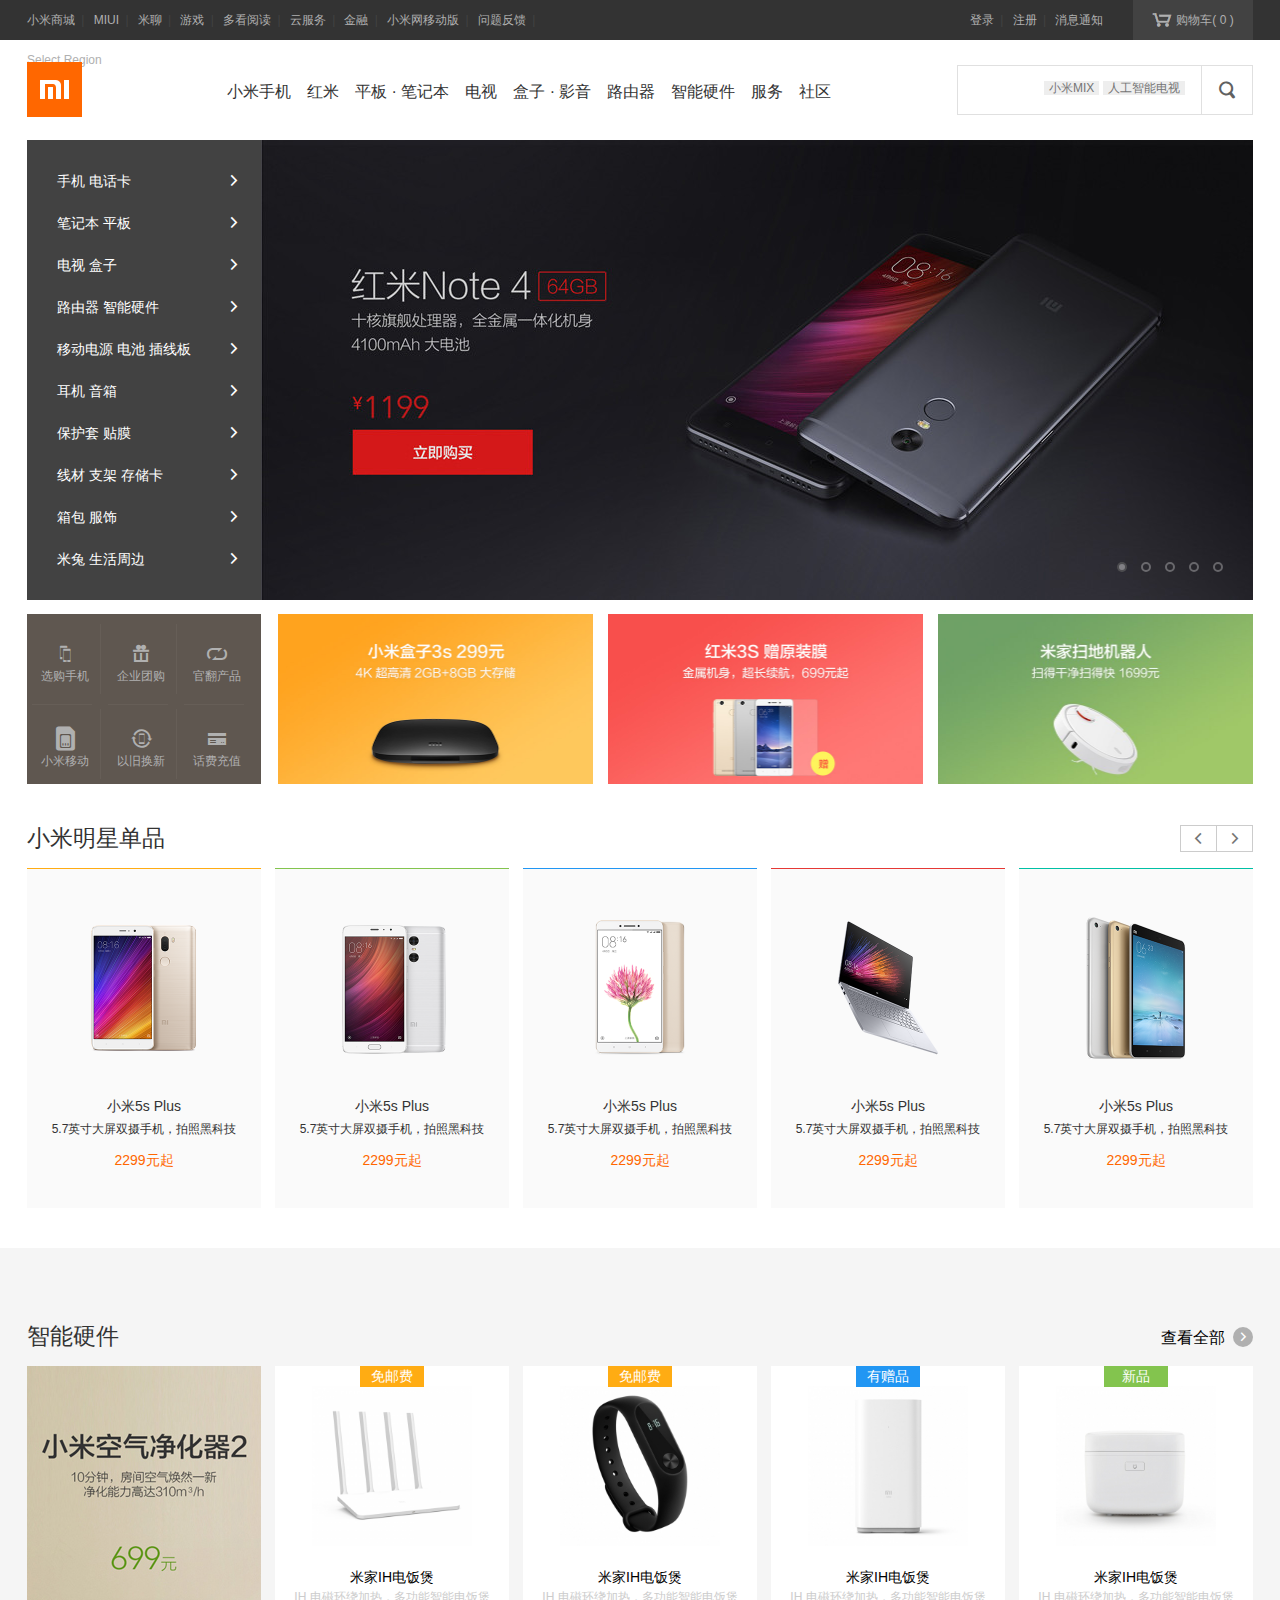
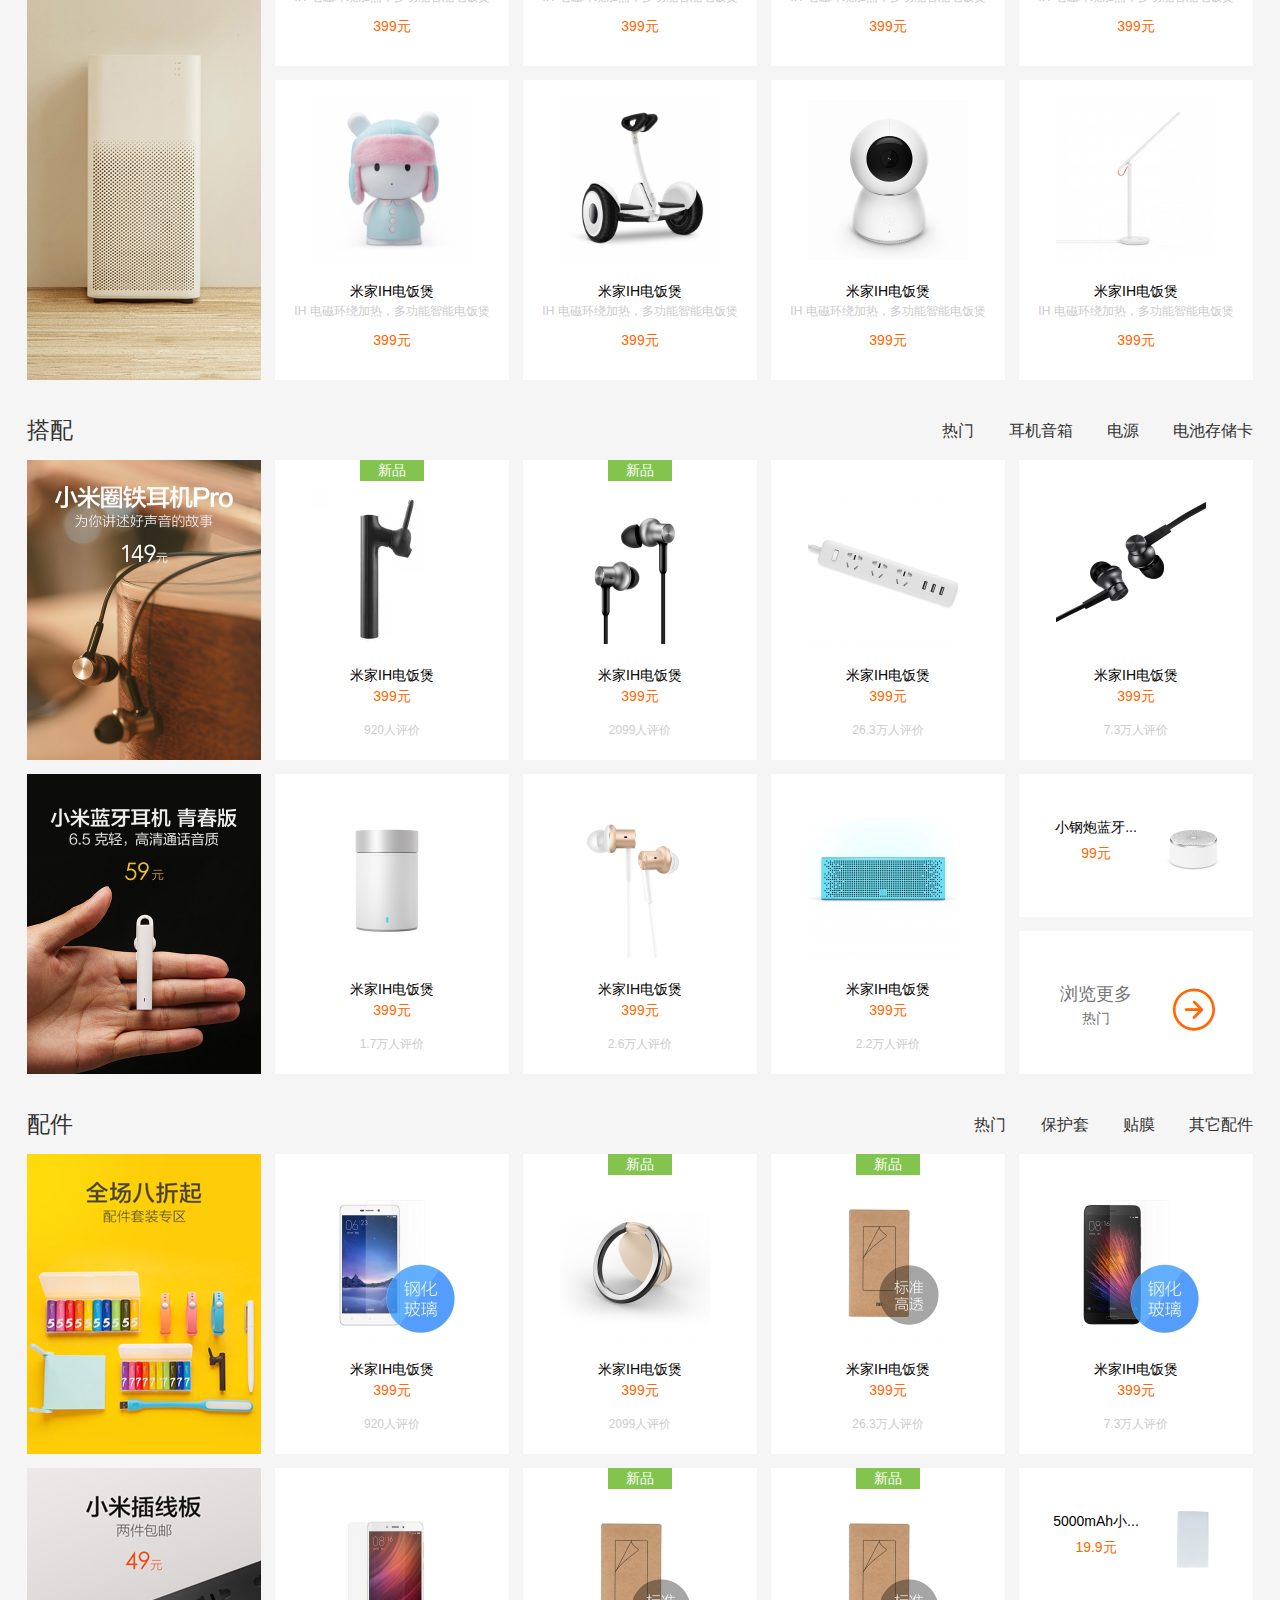
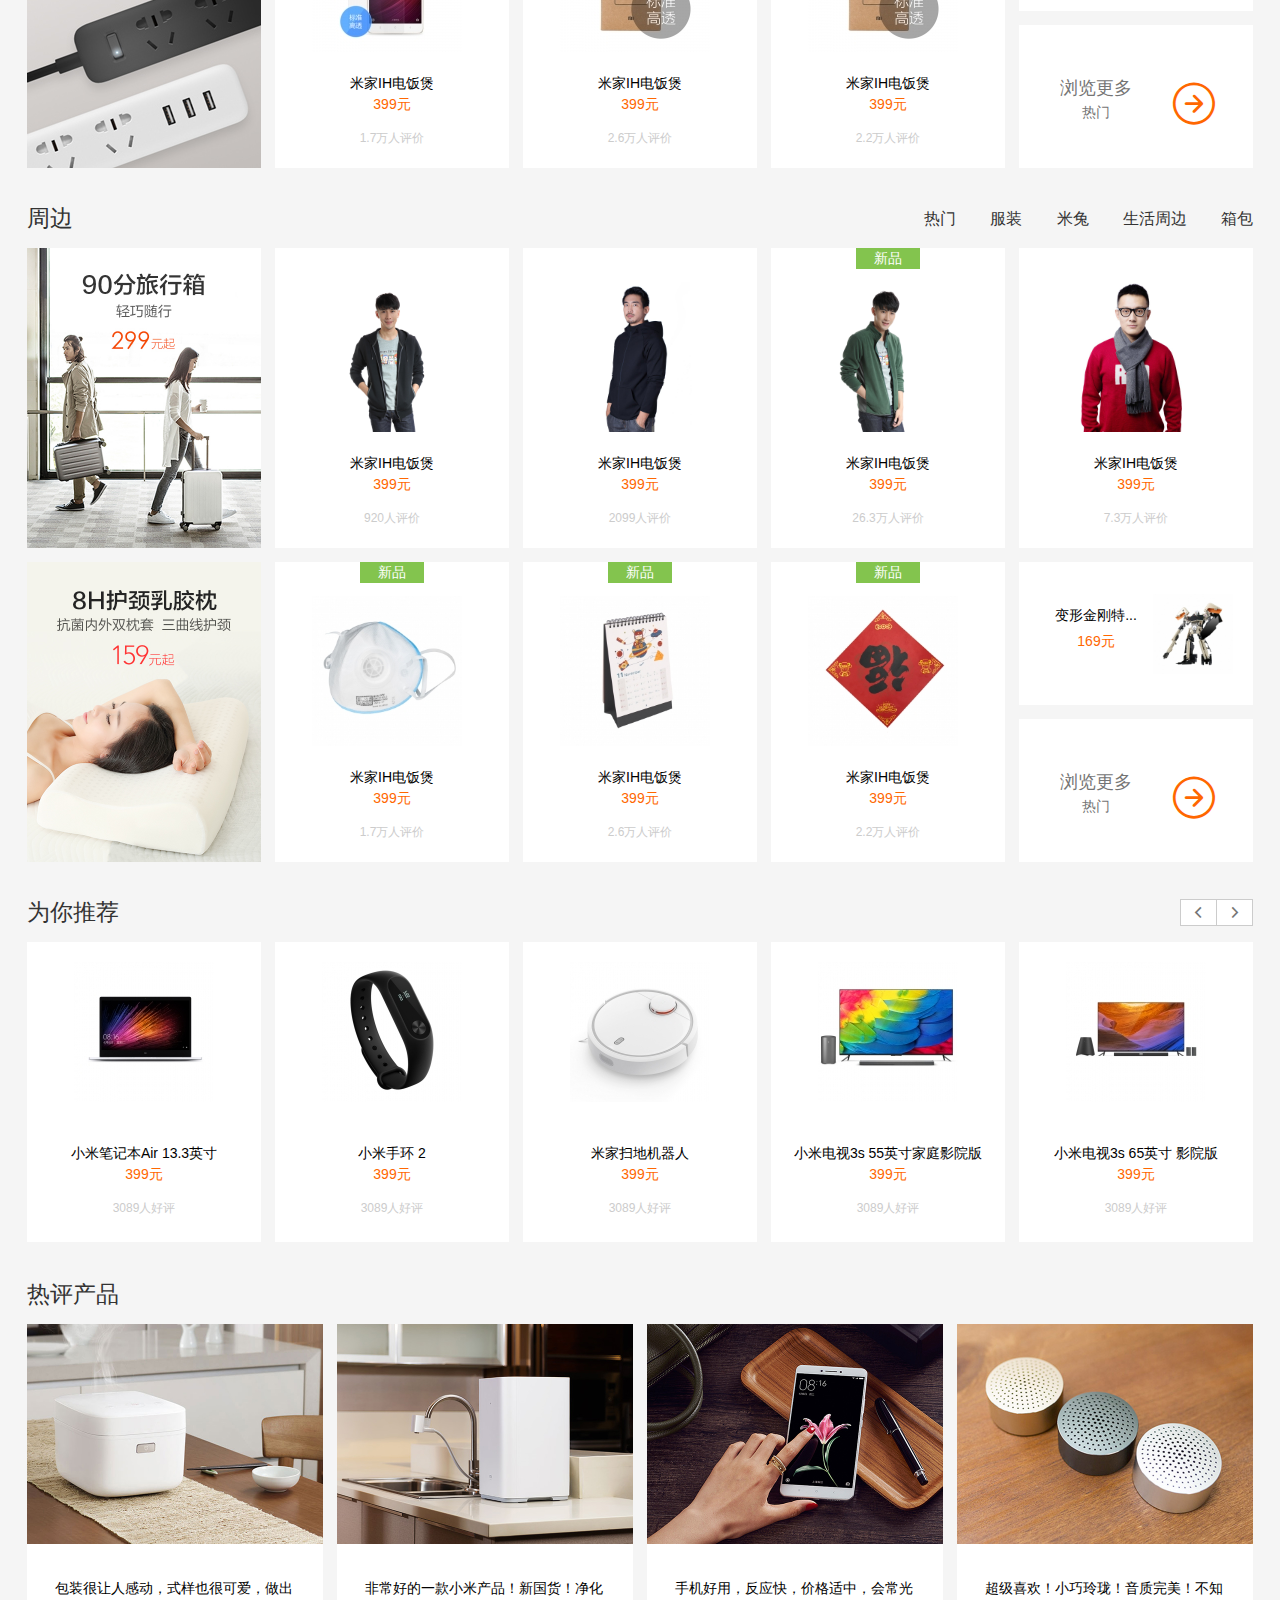
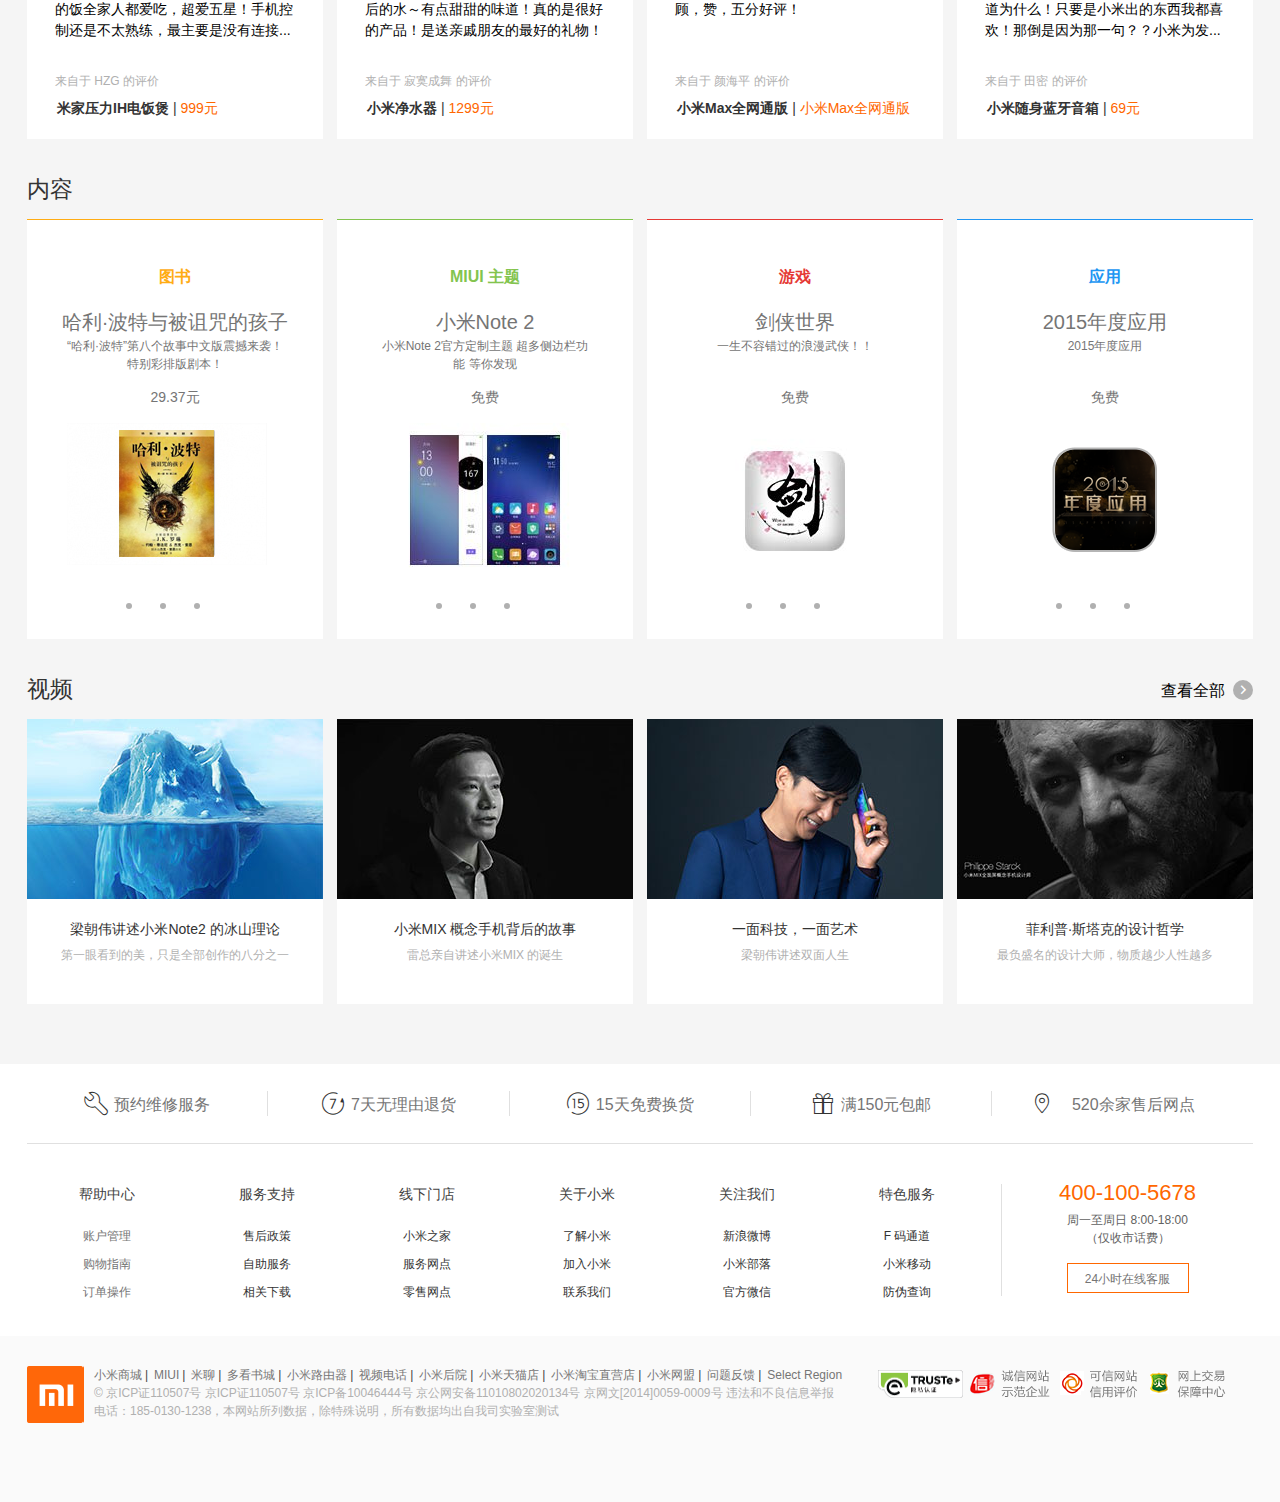
<file: MI/mi/index.html>
<!DOCTYPE html>
<html>

	<head>
		<meta charset="utf-8">
		<meta name="viewport" content="initial-scale=1.0, maximum-scale=1.0, user-scalable=no" />
		<title>小米商城</title>
		<link rel="shortcut icon" href="img/favicon.ico" type="image/x-icon" />
		<link rel="stylesheet" type="text/css" href="css/CssReset.css" />
		<link rel="stylesheet" type="text/css" href="css/BaseCss.css" />
		<link rel="stylesheet" type="text/css" href="css/index.css" />
	</head>

	<body>
		<!--一-->
		<div class="site-topbar">
			<div class="container">
				<div class="topbar-nav">
					<a href="###">小米商城</a>
					<span class="sep">|</span>
					<a href="###">MIUI</a>
					<span class="sep">|</span>
					<a href="###">米聊</a>
					<span class="sep">|</span>
					<a href="###">游戏</a>
					<span class="sep">|</span>
					<a href="###">多看阅读</a>
					<span class="sep">|</span>
					<a href="###">云服务</a>
					<span class="sep">|</span>
					<a href="###">金融</a>
					<span class="sep">|</span>
					<a href="###">小米网移动版</a>
					<span class="sep">|</span>
					<a href="###">问题反馈</a>
					<span class="sep">|</span>
					<a href="###">Select Region</a>
				</div>
				<div class="topbar-cart">
					<a href="###" class="">
						<div class="iconfont"></div><span>购物车( 0 )</span></a>
					<div class="cart-menu">
					</div>
				</div>
				<div class="topbar-info">
					<a href="###">登录</a>
					<span class="sep">|</span>
					<a href="###">注册</a>
					<span class="sep">|</span>
					<a href="###">消息通知</a>
				</div>
			</div>
		</div>
		<!--二-->
		<div class="site-header">
			<div class="container">
				<div class="header-logo">
					<a href="###" title="小米官网">
					</a>
				</div>
				<div class="header-nav">
					<ul class="menu">
						<li class="xiaomi">
							<a href="###">小米手机</a>
							<div class="item-children clearfix">
								<div class="container">
									<ul>
										<li>
											<div class="img" title="小米Note 2">
												<img src="img/xiaomiNOTE2-320-220!160x110.jpg" />
											</div>
											<div class="title">小米Note 2</div>
											<p class="price">2799元起</p>
										</li>
										<li class="shu">
											<div class="img" title="小米MIX">
												<img src="img/mix220!160x110.jpg" />
											</div>
											<div class="title">小米MIX</div>
											<p class="price">3499元起</p>
										</li>
										<li class="shu">
											<div class="img" title="小米5s">
												<img src="img/5s-110!160x110.jpg" />
											</div>
											<div class="title">小米5s</div>
											<p class="price">1899元起</p>
										</li>
										<li class="shu">
											<div class="img" title="小米5s Plus">
												<img src="img/5splus-220!160x110.jpg" />
											</div>
											<div class="title">小米5s Plus</div>
											<p class="price">2299元起</p>
										</li>
										<li class="shu">
											<div class="img" title="小米手机5">
												<img src="img/mi5!160x110.jpg" />
											</div>
											<div class="title">小米手机5</div>
											<p class="price">1599元起</p>
										</li>
										<li class="shu">
											<div class="img" title="小米Max">
												<img src="img/maxdingbu!160x110.jpg" />
											</div>
											<div class="title">小米Max</div>
											<p class="price">1299元起</p>
										</li>
									</ul>
								</div>
							</div>

						</li>

						<li class="xiaomi">
							<a href="###" class="xiaomi">红米</a>
							<div class="item-children clearfix">
								<div class="container">
									<ul>
										<li>
											<div class="img" title="小米Note 2">
												<img src="img/xiaomiNOTE2-320-220!160x110.jpg" />
											</div>
											<div class="title">小米Note 2</div>
											<p class="price">2799元起</p>
										</li>
										<li class="shu">
											<div class="img" title="小米MIX">
												<img src="img/mix220!160x110.jpg" />
											</div>
											<div class="title">小米MIX</div>
											<p class="price">3499元起</p>
										</li>
										<li class="shu">
											<div class="img" title="小米5s">
												<img src="img/5s-110!160x110.jpg" />
											</div>
											<div class="title">小米5s</div>
											<p class="price">1899元起</p>
										</li>
										<li class="shu">
											<div class="img" title="小米5s Plus">
												<img src="img/5splus-220!160x110.jpg" />
											</div>
											<div class="title">小米5s Plus</div>
											<p class="price">2299元起</p>
										</li>
										<li class="shu">
											<div class="img" title="小米手机5">
												<img src="img/mi5!160x110.jpg" />
											</div>
											<div class="title">小米手机5</div>
											<p class="price">1599元起</p>
										</li>
										<li class="shu">
											<div class="img" title="小米Max">
												<img src="img/maxdingbu!160x110.jpg" />
											</div>
											<div class="title">小米Max</div>
											<p class="price">1299元起</p>
										</li>
									</ul>
								</div>
							</div>
						</li>
						<li class="xiaomi">
							<a href="###" class="xiaomi">平板 · 笔记本</a>
							<div class="item-children clearfix">
								<div class="container">
									<ul>
										<li>
											<div class="img" title="小米Note 2">
												<img src="img/xiaomiNOTE2-320-220!160x110.jpg" />
											</div>
											<div class="title">小米Note 2</div>
											<p class="price">2799元起</p>
										</li>
										<li class="shu">
											<div class="img" title="小米MIX">
												<img src="img/mix220!160x110.jpg" />
											</div>
											<div class="title">小米MIX</div>
											<p class="price">3499元起</p>
										</li>
										<li class="shu">
											<div class="img" title="小米5s">
												<img src="img/5s-110!160x110.jpg" />
											</div>
											<div class="title">小米5s</div>
											<p class="price">1899元起</p>
										</li>
										<li class="shu">
											<div class="img" title="小米5s Plus">
												<img src="img/5splus-220!160x110.jpg" />
											</div>
											<div class="title">小米5s Plus</div>
											<p class="price">2299元起</p>
										</li>
										<li class="shu">
											<div class="img" title="小米手机5">
												<img src="img/mi5!160x110.jpg" />
											</div>
											<div class="title">小米手机5</div>
											<p class="price">1599元起</p>
										</li>
										<li class="shu">
											<div class="img" title="小米Max">
												<img src="img/maxdingbu!160x110.jpg" />
											</div>
											<div class="title">小米Max</div>
											<p class="price">1299元起</p>
										</li>
									</ul>
								</div>
							</div>
						</li>
						<li class="xiaomi">
							<a href="###" class="xiaomi">电视</a>
							<div class="item-children clearfix">
								<div class="container">
									<ul>
										<li>
											<div class="img" title="小米Note 2">
												<img src="img/xiaomiNOTE2-320-220!160x110.jpg" />
											</div>
											<div class="title">小米Note 2</div>
											<p class="price">2799元起</p>
										</li>
										<li class="shu">
											<div class="img" title="小米MIX">
												<img src="img/mix220!160x110.jpg" />
											</div>
											<div class="title">小米MIX</div>
											<p class="price">3499元起</p>
										</li>
										<li class="shu">
											<div class="img" title="小米5s">
												<img src="img/5s-110!160x110.jpg" />
											</div>
											<div class="title">小米5s</div>
											<p class="price">1899元起</p>
										</li>
										<li class="shu">
											<div class="img" title="小米5s Plus">
												<img src="img/5splus-220!160x110.jpg" />
											</div>
											<div class="title">小米5s Plus</div>
											<p class="price">2299元起</p>
										</li>
										<li class="shu">
											<div class="img" title="小米手机5">
												<img src="img/mi5!160x110.jpg" />
											</div>
											<div class="title">小米手机5</div>
											<p class="price">1599元起</p>
										</li>
										<li class="shu">
											<div class="img" title="小米Max">
												<img src="img/maxdingbu!160x110.jpg" />
											</div>
											<div class="title">小米Max</div>
											<p class="price">1299元起</p>
										</li>
									</ul>
								</div>
							</div>
						</li>
						<li class="xiaomi">
							<a href="###" class="xiaomi">盒子 · 影音</a>
							<div class="item-children clearfix">
								<div class="container">
									<ul>
										<li>
											<div class="img" title="小米Note 2">
												<img src="img/xiaomiNOTE2-320-220!160x110.jpg" />
											</div>
											<div class="title">小米Note 2</div>
											<p class="price">2799元起</p>
										</li>
										<li class="shu">
											<div class="img" title="小米MIX">
												<img src="img/mix220!160x110.jpg" />
											</div>
											<div class="title">小米MIX</div>
											<p class="price">3499元起</p>
										</li>
										<li class="shu">
											<div class="img" title="小米5s">
												<img src="img/5s-110!160x110.jpg" />
											</div>
											<div class="title">小米5s</div>
											<p class="price">1899元起</p>
										</li>
										<li class="shu">
											<div class="img" title="小米5s Plus">
												<img src="img/5splus-220!160x110.jpg" />
											</div>
											<div class="title">小米5s Plus</div>
											<p class="price">2299元起</p>
										</li>
										<li class="shu">
											<div class="img" title="小米手机5">
												<img src="img/mi5!160x110.jpg" />
											</div>
											<div class="title">小米手机5</div>
											<p class="price">1599元起</p>
										</li>
										<li class="shu">
											<div class="img" title="小米Max">
												<img src="img/maxdingbu!160x110.jpg" />
											</div>
											<div class="title">小米Max</div>
											<p class="price">1299元起</p>
										</li>
									</ul>
								</div>
							</div>
						</li>
						<li class="xiaomi">
							<a href="###" class="xiaomi">路由器</a>
							<div class="item-children clearfix">
								<div class="container">
									<ul>
										<li>
											<div class="img" title="小米Note 2">
												<img src="img/xiaomiNOTE2-320-220!160x110.jpg" />
											</div>
											<div class="title">小米Note 2</div>
											<p class="price">2799元起</p>
										</li>
										<li class="shu">
											<div class="img" title="小米MIX">
												<img src="img/mix220!160x110.jpg" />
											</div>
											<div class="title">小米MIX</div>
											<p class="price">3499元起</p>
										</li>
										<li class="shu">
											<div class="img" title="小米5s">
												<img src="img/5s-110!160x110.jpg" />
											</div>
											<div class="title">小米5s</div>
											<p class="price">1899元起</p>
										</li>
										<li class="shu">
											<div class="img" title="小米5s Plus">
												<img src="img/5splus-220!160x110.jpg" />
											</div>
											<div class="title">小米5s Plus</div>
											<p class="price">2299元起</p>
										</li>
										<li class="shu">
											<div class="img" title="小米手机5">
												<img src="img/mi5!160x110.jpg" />
											</div>
											<div class="title">小米手机5</div>
											<p class="price">1599元起</p>
										</li>
										<li class="shu">
											<div class="img" title="小米Max">
												<img src="img/maxdingbu!160x110.jpg" />
											</div>
											<div class="title">小米Max</div>
											<p class="price">1299元起</p>
										</li>
									</ul>
								</div>
							</div>
						</li>
						<li class="xiaomi">
							<a href="###" class="xiaomi">智能硬件</a>
							<div class="item-children clearfix">
								<div class="container">
									<ul>
										<li>
											<div class="img" title="小米Note 2">
												<img src="img/xiaomiNOTE2-320-220!160x110.jpg" />
											</div>
											<div class="title">小米Note 2</div>
											<p class="price">2799元起</p>
										</li>
										<li class="shu">
											<div class="img" title="小米MIX">
												<img src="img/mix220!160x110.jpg" />
											</div>
											<div class="title">小米MIX</div>
											<p class="price">3499元起</p>
										</li>
										<li class="shu">
											<div class="img" title="小米5s">
												<img src="img/5s-110!160x110.jpg" />
											</div>
											<div class="title">小米5s</div>
											<p class="price">1899元起</p>
										</li>
										<li class="shu">
											<div class="img" title="小米5s Plus">
												<img src="img/5splus-220!160x110.jpg" />
											</div>
											<div class="title">小米5s Plus</div>
											<p class="price">2299元起</p>
										</li>
										<li class="shu">
											<div class="img" title="小米手机5">
												<img src="img/mi5!160x110.jpg" />
											</div>
											<div class="title">小米手机5</div>
											<p class="price">1599元起</p>
										</li>
										<li class="shu">
											<div class="img" title="小米Max">
												<img src="img/maxdingbu!160x110.jpg" />
											</div>
											<div class="title">小米Max</div>
											<p class="price">1299元起</p>
										</li>
									</ul>
								</div>
							</div>
						</li>
						<li class="xiaomi">
							<a href="###" class="xiaomi">服务</a>
							<div class="item-children clearfix">
								<div class="container">
									<ul>
										<li>
											<div class="img" title="小米Note 2">
												<img src="img/xiaomiNOTE2-320-220!160x110.jpg" />
											</div>
											<div class="title">小米Note 2</div>
											<p class="price">2799元起</p>
										</li>
										<li class="shu">
											<div class="img" title="小米MIX">
												<img src="img/mix220!160x110.jpg" />
											</div>
											<div class="title">小米MIX</div>
											<p class="price">3499元起</p>
										</li>
										<li class="shu">
											<div class="img" title="小米5s">
												<img src="img/5s-110!160x110.jpg" />
											</div>
											<div class="title">小米5s</div>
											<p class="price">1899元起</p>
										</li>
										<li class="shu">
											<div class="img" title="小米5s Plus">
												<img src="img/5splus-220!160x110.jpg" />
											</div>
											<div class="title">小米5s Plus</div>
											<p class="price">2299元起</p>
										</li>
										<li class="shu">
											<div class="img" title="小米手机5">
												<img src="img/mi5!160x110.jpg" />
											</div>
											<div class="title">小米手机5</div>
											<p class="price">1599元起</p>
										</li>
										<li class="shu">
											<div class="img" title="小米Max">
												<img src="img/maxdingbu!160x110.jpg" />
											</div>
											<div class="title">小米Max</div>
											<p class="price">1299元起</p>
										</li>
									</ul>
								</div>
							</div>
						</li>
						<li class="xiaomi">
							<a href="###" class="xiaomi">社区</a>
							<div class="item-children clearfix">
								<div class="container">
									<ul>
										<li>
											<div class="img" title="小米Note 2">
												<img src="img/xiaomiNOTE2-320-220!160x110.jpg" />
											</div>
											<div class="title">小米Note 2</div>
											<p class="price">2799元起</p>
										</li>
										<li class="shu">
											<div class="img" title="小米MIX">
												<img src="img/mix220!160x110.jpg" />
											</div>
											<div class="title">小米MIX</div>
											<p class="price">3499元起</p>
										</li>
										<li class="shu">
											<div class="img" title="小米5s">
												<img src="img/5s-110!160x110.jpg" />
											</div>
											<div class="title">小米5s</div>
											<p class="price">1899元起</p>
										</li>
										<li class="shu">
											<div class="img" title="小米5s Plus">
												<img src="img/5splus-220!160x110.jpg" />
											</div>
											<div class="title">小米5s Plus</div>
											<p class="price">2299元起</p>
										</li>
										<li class="shu">
											<div class="img" title="小米手机5">
												<img src="img/mi5!160x110.jpg" />
											</div>
											<div class="title">小米手机5</div>
											<p class="price">1599元起</p>
										</li>
										<li class="shu">
											<div class="img" title="小米Max">
												<img src="img/maxdingbu!160x110.jpg" />
											</div>
											<div class="title">小米Max</div>
											<p class="price">1299元起</p>
										</li>
									</ul>
								</div>
							</div>
						</li>
					</ul>

				</div>
				<div class="header-search">
					<form action="" method="post">
						<input type="search" name="" id="search-text" value="" class="search-text" />
						<input type="submit" name="" id="search-btn" value="&#xe616;" class="search-btn icon" />
						<div class="search-hot-words">
							<a href="##">小米MIX</a>
							<a href="##">人工智能电视</a>
						</div>
					</form>
					<script src="js/jquery-1.11.3.min.js" type="text/javascript" charset="utf-8"></script>
					<script type="text/javascript">
						$(function() {
							$("#search-text").focus(function() {
								$(this).css("border-color", "#FF6700")
								$("#search-btn").css("border-color", "#FF6700")
							});
							$("#search-text").blur(function() {
								$(this).css("border-color", "#eee")
								$("#search-btn").css("border-color", "#eee")
							});

						})
					</script>
				</div>
			</div>
		</div>
		<!--三-->
		<div class="home-hero-container container">
			<div class="home-hreo">
				<div class="home-hero-slider clearfix">
					<!--
                    	描述：竖直菜单
                    -->
					<div class="home-hero-slider-menu">
						<ul id="J_categoryList" class="site-category-list">
							<li class="category-item">
								<a href="#" class="title">手机 电话卡<i class="icon">&#xe623;</i></a>
								<div class="slider-menu-children w795">
									<ul class="item_item">
										<li>
											<a href="##" class="link">
												<img src="img/menu1_1_1.jpg" width="40" height="40" />
												<span class="text">小米Note 2</span>
											</a>
											<a href="##" class="btn-line-primary">选购</a>
										</li>
										<li>
											<a href="##" class="link">
												<img src="img/menu1_1_2.jpg" width="40" height="40" />
												<span class="text">小米MIX</span>
											</a>
											<a href="##" class="btn-line-primary">选购</a>
										</li>
										<li>
											<a href="##" class="link">
												<img src="img/menu1_1_3.jpg" width="40" height="40" />
												<span class="text">小米5s</span>
											</a>
											<a href="##" class="btn-line-primary">选购</a>
										</li>
										<li>
											<a href="##" class="link">
												<img src="img/menu1_1_4.jpg" width="40" height="40" />
												<span class="text">小米5s Plus</span>
											</a>
											<a href="##" class="btn-line-primary">选购</a>
										</li>
										<li>
											<a href="##" class="link">
												<img src="img/menu1_1_5.jpg" width="40" height="40" />
												<span class="text">小米手机5</span>
											</a>
											<a href="##" class="btn-line-primary">选购</a>
										</li>
										<li>
											<a href="##" class="link">
												<img src="img/menu1_1_6.jpg" width="40" height="40" />
												<span class="text">小米Max</span>
											</a>
											<a href="##" class="btn-line-primary">选购</a>
										</li>
									</ul>
									<ul class="item_item">
										<li>
											<a href="##" class="link">
												<img src="img/menu1_2_1.jpg" width="40" height="40" />
												<span class="text">红米4</span>
											</a>
											<a href="##" class="btn-line-primary">选购</a>
										</li>
										<li>
											<a href="##" class="link">
												<img src="img/menu1_2_2.jpg" width="40" height="40" />
												<span class="text">红米4A</span>
											</a>
											<a href="##" class="btn-line-primary">选购</a>
										</li>
										<li>
											<a href="##" class="link">
												<img src="img/menu1_2_3.jpg" width="40" height="40" />
												<span class="text">红米Note 4</span>
											</a>
											<a href="##" class="btn-line-primary">选购</a>
										</li>
										<li>
											<a href="##" class="link">
												<img src="img/menu1_2_4.jpg" width="40" height="40" />
												<span class="text">红米Note 3</span>
											</a>
											<a href="##" class="btn-line-primary">选购</a>
										</li>
										<li>
											<a href="##" class="link">
												<img src="img/menu1_2_5.jpg" width="40" height="40" />
												<span class="text">红米手机3S</span>
											</a>
											<a href="##" class="btn-line-primary">选购</a>
										</li>
										<li>
											<a href="##" class="link">
												<img src="img/menu1_2_6.jpg" width="40" height="40" />
												<span class="text">红米Pro</span>
											</a>
											<a href="##" class="btn-line-primary">选购</a>
										</li>
									</ul>
									<ul class="item_item">
										<li>
											<a href="##" class="link">
												<img src="img/menu1_3_1.jpg" width="40" height="40" />
												<span class="text">红米手机3X</span>
											</a>
											<a href="##" class="btn-line-primary">选购</a>
										</li>
										<li>
											<a href="##" class="link">
												<img src="img/menu1_3_2.jpg" width="40" height="40" />
												<span class="text">合约机</span>
											</a>
										</li>
										<li>
											<a href="##" class="link">
												<img src="img/menu1_3_3.jpg" width="40" height="40" />
												<span class="text">对比手机</span>
											</a>
										</li>
										<li>
											<a href="##" class="link">
												<img src="img/menu1_3_4.jpg" width="40" height="40" />
												<span class="text">小米移动 电话卡</span>
											</a>
										</li>
									</ul>
								</div>
							</li>
							<li class="category-item">
								<a href="#" class="title">笔记本 平板<i class="icon">&#xe623;</i></a>
								<div class="slider-menu-children w265">
									<ul class="item_item">
										<li>
											<a href="##" class="link">
												<img src="img/menu1_1_1.jpg" width="40" height="40" />
												<span class="text">小米Note 2</span>
											</a>
											<a href="##" class="btn-line-primary">选购</a>
										</li>
										<li>
											<a href="##" class="link">
												<img src="img/menu1_1_2.jpg" width="40" height="40" />
												<span class="text">小米MIX</span>
											</a>
											<a href="##" class="btn-line-primary">选购</a>
										</li>
										<li>
											<a href="##" class="link">
												<img src="img/menu1_1_3.jpg" width="40" height="40" />
												<span class="text">小米5s</span>
											</a>
											<a href="##" class="btn-line-primary">选购</a>
										</li>
										<li>
											<a href="##" class="link">
												<img src="img/menu1_1_4.jpg" width="40" height="40" />
												<span class="text">小米5s Plus</span>
											</a>
											<a href="##" class="btn-line-primary">选购</a>
										</li>
										<li>
											<a href="##" class="link">
												<img src="img/menu1_1_5.jpg" width="40" height="40" />
												<span class="text">小米手机5</span>
											</a>
											<a href="##" class="btn-line-primary">选购</a>
										</li>
										<li>
											<a href="##" class="link">
												<img src="img/menu1_1_6.jpg" width="40" height="40" />
												<span class="text">小米Max</span>
											</a>
											<a href="##" class="btn-line-primary">选购</a>
										</li>
									</ul>
								</div>
							</li>
							<li class="category-item">
								<a href="#" class="title">电视 盒子<i class="icon">&#xe623;</i></a>
								<div class="slider-menu-children w795">
									<ul class="item_item">
										<li>
											<a href="##" class="link">
												<img src="img/menu1_1_1.jpg" width="40" height="40" />
												<span class="text">小米Note 2</span>
											</a>
											<a href="##" class="btn-line-primary">选购</a>
										</li>
										<li>
											<a href="##" class="link">
												<img src="img/menu1_1_2.jpg" width="40" height="40" />
												<span class="text">小米MIX</span>
											</a>
											<a href="##" class="btn-line-primary">选购</a>
										</li>
										<li>
											<a href="##" class="link">
												<img src="img/menu1_1_3.jpg" width="40" height="40" />
												<span class="text">小米5s</span>
											</a>
											<a href="##" class="btn-line-primary">选购</a>
										</li>
										<li>
											<a href="##" class="link">
												<img src="img/menu1_1_4.jpg" width="40" height="40" />
												<span class="text">小米5s Plus</span>
											</a>
											<a href="##" class="btn-line-primary">选购</a>
										</li>
										<li>
											<a href="##" class="link">
												<img src="img/menu1_1_5.jpg" width="40" height="40" />
												<span class="text">小米手机5</span>
											</a>
											<a href="##" class="btn-line-primary">选购</a>
										</li>
										<li>
											<a href="##" class="link">
												<img src="img/menu1_1_6.jpg" width="40" height="40" />
												<span class="text">小米Max</span>
											</a>
											<a href="##" class="btn-line-primary">选购</a>
										</li>
									</ul>
									<ul class="item_item">
										<li>
											<a href="##" class="link">
												<img src="img/menu1_2_1.jpg" width="40" height="40" />
												<span class="text">红米4</span>
											</a>
											<a href="##" class="btn-line-primary">选购</a>
										</li>
										<li>
											<a href="##" class="link">
												<img src="img/menu1_2_2.jpg" width="40" height="40" />
												<span class="text">红米4A</span>
											</a>
											<a href="##" class="btn-line-primary">选购</a>
										</li>
										<li>
											<a href="##" class="link">
												<img src="img/menu1_2_3.jpg" width="40" height="40" />
												<span class="text">红米Note 4</span>
											</a>
											<a href="##" class="btn-line-primary">选购</a>
										</li>
										<li>
											<a href="##" class="link">
												<img src="img/menu1_2_4.jpg" width="40" height="40" />
												<span class="text">红米Note 3</span>
											</a>
											<a href="##" class="btn-line-primary">选购</a>
										</li>
										<li>
											<a href="##" class="link">
												<img src="img/menu1_2_5.jpg" width="40" height="40" />
												<span class="text">红米手机3S</span>
											</a>
											<a href="##" class="btn-line-primary">选购</a>
										</li>
										<li>
											<a href="##" class="link">
												<img src="img/menu1_2_6.jpg" width="40" height="40" />
												<span class="text">红米Pro</span>
											</a>
											<a href="##" class="btn-line-primary">选购</a>
										</li>
									</ul>
									<ul class="item_item">
										<li>
											<a href="##" class="link">
												<img src="img/menu1_3_1.jpg" width="40" height="40" />
												<span class="text">红米手机3X</span>
											</a>
											<a href="##" class="btn-line-primary">选购</a>
										</li>
										<li>
											<a href="##" class="link">
												<img src="img/menu1_3_2.jpg" width="40" height="40" />
												<span class="text">合约机</span>
											</a>
										</li>
										<li>
											<a href="##" class="link">
												<img src="img/menu1_3_3.jpg" width="40" height="40" />
												<span class="text">对比手机</span>
											</a>
										</li>
										<li>
											<a href="##" class="link">
												<img src="img/menu1_3_4.jpg" width="40" height="40" />
												<span class="text">小米移动 电话卡</span>
											</a>
										</li>
									</ul>
								</div>
							</li>
							<li class="category-item">
								<a href="#" class="title">路由器 智能硬件<i class="icon">&#xe623;</i></a>
								<div class="slider-menu-children w795">
									<ul class="item_item">
										<li>
											<a href="##" class="link">
												<img src="img/menu1_1_1.jpg" width="40" height="40" />
												<span class="text">小米Note 2</span>
											</a>
											<a href="##" class="btn-line-primary">选购</a>
										</li>
										<li>
											<a href="##" class="link">
												<img src="img/menu1_1_2.jpg" width="40" height="40" />
												<span class="text">小米MIX</span>
											</a>
											<a href="##" class="btn-line-primary">选购</a>
										</li>
										<li>
											<a href="##" class="link">
												<img src="img/menu1_1_3.jpg" width="40" height="40" />
												<span class="text">小米5s</span>
											</a>
											<a href="##" class="btn-line-primary">选购</a>
										</li>
										<li>
											<a href="##" class="link">
												<img src="img/menu1_1_4.jpg" width="40" height="40" />
												<span class="text">小米5s Plus</span>
											</a>
											<a href="##" class="btn-line-primary">选购</a>
										</li>
										<li>
											<a href="##" class="link">
												<img src="img/menu1_1_5.jpg" width="40" height="40" />
												<span class="text">小米手机5</span>
											</a>
											<a href="##" class="btn-line-primary">选购</a>
										</li>
										<li>
											<a href="##" class="link">
												<img src="img/menu1_1_6.jpg" width="40" height="40" />
												<span class="text">小米Max</span>
											</a>
											<a href="##" class="btn-line-primary">选购</a>
										</li>
									</ul>
									<ul class="item_item">
										<li>
											<a href="##" class="link">
												<img src="img/menu1_2_1.jpg" width="40" height="40" />
												<span class="text">红米4</span>
											</a>
											<a href="##" class="btn-line-primary">选购</a>
										</li>
										<li>
											<a href="##" class="link">
												<img src="img/menu1_2_2.jpg" width="40" height="40" />
												<span class="text">红米4A</span>
											</a>
											<a href="##" class="btn-line-primary">选购</a>
										</li>
										<li>
											<a href="##" class="link">
												<img src="img/menu1_2_3.jpg" width="40" height="40" />
												<span class="text">红米Note 4</span>
											</a>
											<a href="##" class="btn-line-primary">选购</a>
										</li>
										<li>
											<a href="##" class="link">
												<img src="img/menu1_2_4.jpg" width="40" height="40" />
												<span class="text">红米Note 3</span>
											</a>
											<a href="##" class="btn-line-primary">选购</a>
										</li>
										<li>
											<a href="##" class="link">
												<img src="img/menu1_2_5.jpg" width="40" height="40" />
												<span class="text">红米手机3S</span>
											</a>
											<a href="##" class="btn-line-primary">选购</a>
										</li>
										<li>
											<a href="##" class="link">
												<img src="img/menu1_2_6.jpg" width="40" height="40" />
												<span class="text">红米Pro</span>
											</a>
											<a href="##" class="btn-line-primary">选购</a>
										</li>
									</ul>
									<ul class="item_item">
										<li>
											<a href="##" class="link">
												<img src="img/menu1_3_1.jpg" width="40" height="40" />
												<span class="text">红米手机3X</span>
											</a>
											<a href="##" class="btn-line-primary">选购</a>
										</li>
										<li>
											<a href="##" class="link">
												<img src="img/menu1_3_2.jpg" width="40" height="40" />
												<span class="text">合约机</span>
											</a>
										</li>
										<li>
											<a href="##" class="link">
												<img src="img/menu1_3_3.jpg" width="40" height="40" />
												<span class="text">对比手机</span>
											</a>
										</li>
										<li>
											<a href="##" class="link">
												<img src="img/menu1_3_4.jpg" width="40" height="40" />
												<span class="text">小米移动 电话卡</span>
											</a>
										</li>
									</ul>
								</div>
							</li>
							<li class="category-item">
								<a href="#" class="title">移动电源 电池 插线板<i class="icon">&#xe623;</i></a>
								<div class="slider-menu-children w530">
									<ul class="item_item">
										<li>
											<a href="##" class="link">
												<img src="img/menu1_1_1.jpg" width="40" height="40" />
												<span class="text">小米Note 2</span>
											</a>
											<a href="##" class="btn-line-primary">选购</a>
										</li>
										<li>
											<a href="##" class="link">
												<img src="img/menu1_1_2.jpg" width="40" height="40" />
												<span class="text">小米MIX</span>
											</a>
											<a href="##" class="btn-line-primary">选购</a>
										</li>
										<li>
											<a href="##" class="link">
												<img src="img/menu1_1_3.jpg" width="40" height="40" />
												<span class="text">小米5s</span>
											</a>
											<a href="##" class="btn-line-primary">选购</a>
										</li>
										<li>
											<a href="##" class="link">
												<img src="img/menu1_1_4.jpg" width="40" height="40" />
												<span class="text">小米5s Plus</span>
											</a>
											<a href="##" class="btn-line-primary">选购</a>
										</li>
										<li>
											<a href="##" class="link">
												<img src="img/menu1_1_5.jpg" width="40" height="40" />
												<span class="text">小米手机5</span>
											</a>
											<a href="##" class="btn-line-primary">选购</a>
										</li>
										<li>
											<a href="##" class="link">
												<img src="img/menu1_1_6.jpg" width="40" height="40" />
												<span class="text">小米Max</span>
											</a>
											<a href="##" class="btn-line-primary">选购</a>
										</li>
									</ul>
									<ul class="item_item">
										<li>
											<a href="##" class="link">
												<img src="img/menu1_2_1.jpg" width="40" height="40" />
												<span class="text">红米4</span>
											</a>
											<a href="##" class="btn-line-primary">选购</a>
										</li>
										<li>
											<a href="##" class="link">
												<img src="img/menu1_2_2.jpg" width="40" height="40" />
												<span class="text">红米4A</span>
											</a>
											<a href="##" class="btn-line-primary">选购</a>
										</li>
										<li>
											<a href="##" class="link">
												<img src="img/menu1_2_3.jpg" width="40" height="40" />
												<span class="text">红米Note 4</span>
											</a>
											<a href="##" class="btn-line-primary">选购</a>
										</li>
										<li>
											<a href="##" class="link">
												<img src="img/menu1_2_4.jpg" width="40" height="40" />
												<span class="text">红米Note 3</span>
											</a>
											<a href="##" class="btn-line-primary">选购</a>
										</li>
										<li>
											<a href="##" class="link">
												<img src="img/menu1_2_5.jpg" width="40" height="40" />
												<span class="text">红米手机3S</span>
											</a>
											<a href="##" class="btn-line-primary">选购</a>
										</li>
										<li>
											<a href="##" class="link">
												<img src="img/menu1_2_6.jpg" width="40" height="40" />
												<span class="text">红米Pro</span>
											</a>
											<a href="##" class="btn-line-primary">选购</a>
										</li>
									</ul>
								</div>
							</li>
							<li class="category-item">
								<a href="#" class="title">耳机 音箱<i class="icon">&#xe623;</i></a>
								<div class="slider-menu-children w795">
									<ul class="item_item">
										<li>
											<a href="##" class="link">
												<img src="img/menu1_1_1.jpg" width="40" height="40" />
												<span class="text">小米Note 2</span>
											</a>
											<a href="##" class="btn-line-primary">选购</a>
										</li>
										<li>
											<a href="##" class="link">
												<img src="img/menu1_1_2.jpg" width="40" height="40" />
												<span class="text">小米MIX</span>
											</a>
											<a href="##" class="btn-line-primary">选购</a>
										</li>
										<li>
											<a href="##" class="link">
												<img src="img/menu1_1_3.jpg" width="40" height="40" />
												<span class="text">小米5s</span>
											</a>
											<a href="##" class="btn-line-primary">选购</a>
										</li>
										<li>
											<a href="##" class="link">
												<img src="img/menu1_1_4.jpg" width="40" height="40" />
												<span class="text">小米5s Plus</span>
											</a>
											<a href="##" class="btn-line-primary">选购</a>
										</li>
										<li>
											<a href="##" class="link">
												<img src="img/menu1_1_5.jpg" width="40" height="40" />
												<span class="text">小米手机5</span>
											</a>
											<a href="##" class="btn-line-primary">选购</a>
										</li>
										<li>
											<a href="##" class="link">
												<img src="img/menu1_1_6.jpg" width="40" height="40" />
												<span class="text">小米Max</span>
											</a>
											<a href="##" class="btn-line-primary">选购</a>
										</li>
									</ul>
									<ul class="item_item">
										<li>
											<a href="##" class="link">
												<img src="img/menu1_2_1.jpg" width="40" height="40" />
												<span class="text">红米4</span>
											</a>
											<a href="##" class="btn-line-primary">选购</a>
										</li>
										<li>
											<a href="##" class="link">
												<img src="img/menu1_2_2.jpg" width="40" height="40" />
												<span class="text">红米4A</span>
											</a>
											<a href="##" class="btn-line-primary">选购</a>
										</li>
										<li>
											<a href="##" class="link">
												<img src="img/menu1_2_3.jpg" width="40" height="40" />
												<span class="text">红米Note 4</span>
											</a>
											<a href="##" class="btn-line-primary">选购</a>
										</li>
										<li>
											<a href="##" class="link">
												<img src="img/menu1_2_4.jpg" width="40" height="40" />
												<span class="text">红米Note 3</span>
											</a>
											<a href="##" class="btn-line-primary">选购</a>
										</li>
										<li>
											<a href="##" class="link">
												<img src="img/menu1_2_5.jpg" width="40" height="40" />
												<span class="text">红米手机3S</span>
											</a>
											<a href="##" class="btn-line-primary">选购</a>
										</li>
										<li>
											<a href="##" class="link">
												<img src="img/menu1_2_6.jpg" width="40" height="40" />
												<span class="text">红米Pro</span>
											</a>
											<a href="##" class="btn-line-primary">选购</a>
										</li>
									</ul>
									<ul class="item_item">
										<li>
											<a href="##" class="link">
												<img src="img/menu1_3_1.jpg" width="40" height="40" />
												<span class="text">红米手机3X</span>
											</a>
											<a href="##" class="btn-line-primary">选购</a>
										</li>
										<li>
											<a href="##" class="link">
												<img src="img/menu1_3_2.jpg" width="40" height="40" />
												<span class="text">合约机</span>
											</a>
										</li>
										<li>
											<a href="##" class="link">
												<img src="img/menu1_3_3.jpg" width="40" height="40" />
												<span class="text">对比手机</span>
											</a>
										</li>
										<li>
											<a href="##" class="link">
												<img src="img/menu1_3_4.jpg" width="40" height="40" />
												<span class="text">小米移动 电话卡</span>
											</a>
										</li>
									</ul>
								</div>
							</li>
							<li class="category-item">
								<a href="#" class="title">保护套 贴膜<i class="icon">&#xe623;</i></a>
								<div class="slider-menu-children w265">
									<ul class="item_item">
										<li>
											<a href="##" class="link">
												<img src="img/menu1_1_1.jpg" width="40" height="40" />
												<span class="text">小米Note 2</span>
											</a>
											<a href="##" class="btn-line-primary">选购</a>
										</li>
										<li>
											<a href="##" class="link">
												<img src="img/menu1_1_2.jpg" width="40" height="40" />
												<span class="text">小米MIX</span>
											</a>
											<a href="##" class="btn-line-primary">选购</a>
										</li>
										<li>
											<a href="##" class="link">
												<img src="img/menu1_1_3.jpg" width="40" height="40" />
												<span class="text">小米5s</span>
											</a>
											<a href="##" class="btn-line-primary">选购</a>
										</li>
										<li>
											<a href="##" class="link">
												<img src="img/menu1_1_4.jpg" width="40" height="40" />
												<span class="text">小米5s Plus</span>
											</a>
											<a href="##" class="btn-line-primary">选购</a>
										</li>
										<li>
											<a href="##" class="link">
												<img src="img/menu1_1_5.jpg" width="40" height="40" />
												<span class="text">小米手机5</span>
											</a>
											<a href="##" class="btn-line-primary">选购</a>
										</li>
										<li>
											<a href="##" class="link">
												<img src="img/menu1_1_6.jpg" width="40" height="40" />
												<span class="text">小米Max</span>
											</a>
											<a href="##" class="btn-line-primary">选购</a>
										</li>
									</ul>
								</div>
							</li>
							<li class="category-item">
								<a href="#" class="title">线材 支架 存储卡<i class="icon">&#xe623;</i></a>
								<div class="slider-menu-children w265">
									<ul class="item_item">
										<li>
											<a href="##" class="link">
												<img src="img/menu1_1_1.jpg" width="40" height="40" />
												<span class="text">小米Note 2</span>
											</a>
											<a href="##" class="btn-line-primary">选购</a>
										</li>
										<li>
											<a href="##" class="link">
												<img src="img/menu1_1_2.jpg" width="40" height="40" />
												<span class="text">小米MIX</span>
											</a>
											<a href="##" class="btn-line-primary">选购</a>
										</li>
										<li>
											<a href="##" class="link">
												<img src="img/menu1_1_3.jpg" width="40" height="40" />
												<span class="text">小米5s</span>
											</a>
											<a href="##" class="btn-line-primary">选购</a>
										</li>
										<li>
											<a href="##" class="link">
												<img src="img/menu1_1_4.jpg" width="40" height="40" />
												<span class="text">小米5s Plus</span>
											</a>
											<a href="##" class="btn-line-primary">选购</a>
										</li>
										<li>
											<a href="##" class="link">
												<img src="img/menu1_1_5.jpg" width="40" height="40" />
												<span class="text">小米手机5</span>
											</a>
											<a href="##" class="btn-line-primary">选购</a>
										</li>
										<li>
											<a href="##" class="link">
												<img src="img/menu1_1_6.jpg" width="40" height="40" />
												<span class="text">小米Max</span>
											</a>
											<a href="##" class="btn-line-primary">选购</a>
										</li>
									</ul>
								</div>
							</li>
							<li class="category-item">
								<a href="#" class="title">箱包 服饰<i class="icon">&#xe623;</i></a>
								<div class="slider-menu-children w265">
									<ul class="item_item">
										<li>
											<a href="##" class="link">
												<img src="img/menu1_1_1.jpg" width="40" height="40" />
												<span class="text">小米Note 2</span>
											</a>
											<a href="##" class="btn-line-primary">选购</a>
										</li>
										<li>
											<a href="##" class="link">
												<img src="img/menu1_1_2.jpg" width="40" height="40" />
												<span class="text">小米MIX</span>
											</a>
											<a href="##" class="btn-line-primary">选购</a>
										</li>
										<li>
											<a href="##" class="link">
												<img src="img/menu1_1_3.jpg" width="40" height="40" />
												<span class="text">小米5s</span>
											</a>
											<a href="##" class="btn-line-primary">选购</a>
										</li>
										<li>
											<a href="##" class="link">
												<img src="img/menu1_1_4.jpg" width="40" height="40" />
												<span class="text">小米5s Plus</span>
											</a>
											<a href="##" class="btn-line-primary">选购</a>
										</li>
										<li>
											<a href="##" class="link">
												<img src="img/menu1_1_5.jpg" width="40" height="40" />
												<span class="text">小米手机5</span>
											</a>
											<a href="##" class="btn-line-primary">选购</a>
										</li>
										<li>
											<a href="##" class="link">
												<img src="img/menu1_1_6.jpg" width="40" height="40" />
												<span class="text">小米Max</span>
											</a>
											<a href="##" class="btn-line-primary">选购</a>
										</li>
									</ul>
								</div>
							</li>
							<li class="category-item">
								<a href="#" class="title">米兔 生活周边<i class="icon">&#xe623;</i></a>
								<div class="slider-menu-children w265">
									<ul class="item_item">
										<li>
											<a href="##" class="link">
												<img src="img/menu1_1_1.jpg" width="40" height="40" />
												<span class="text">小米Note 2</span>
											</a>
											<a href="##" class="btn-line-primary">选购</a>
										</li>
										<li>
											<a href="##" class="link">
												<img src="img/menu1_1_2.jpg" width="40" height="40" />
												<span class="text">小米MIX</span>
											</a>
											<a href="##" class="btn-line-primary">选购</a>
										</li>
										<li>
											<a href="##" class="link">
												<img src="img/menu1_1_3.jpg" width="40" height="40" />
												<span class="text">小米5s</span>
											</a>
											<a href="##" class="btn-line-primary">选购</a>
										</li>
										<li>
											<a href="##" class="link">
												<img src="img/menu1_1_4.jpg" width="40" height="40" />
												<span class="text">小米5s Plus</span>
											</a>
											<a href="##" class="btn-line-primary">选购</a>
										</li>
										<li>
											<a href="##" class="link">
												<img src="img/menu1_1_5.jpg" width="40" height="40" />
												<span class="text">小米手机5</span>
											</a>
											<a href="##" class="btn-line-primary">选购</a>
										</li>
										<li>
											<a href="##" class="link">
												<img src="img/menu1_1_6.jpg" width="40" height="40" />
												<span class="text">小米Max</span>
											</a>
											<a href="##" class="btn-line-primary">选购</a>
										</li>
									</ul>
								</div>
							</li>
						</ul>
					</div>
					<!--
                    	描述：广告
                    -->
					<div class="home-hero-slider-banner">
						<ul id="barner">
							<li>
								<a href="##"><img src="img/barner1.jpg" /></a>
							</li>
							<li>
								<a href="##"><img src="img/barner2.jpg" /></a>
							</li>
							<li>
								<a href="##"><img src="img/barner3.jpg" /></a>
							</li>
							<li>
								<a href="##"><img src="img/barner4.jpg" /></a>
							</li>
							<li>
								<a href="##"><img src="img/barner5.jpg" /></a>
							</li>
						</ul>
						<ul id="btn">
							<li></li>
							<li></li>
							<li></li>
							<li></li>
							<li></li>
						</ul>
					</div>
					<script src="js/jquery-1.11.3.min.js" type="text/javascript" charset="utf-8"></script>
					<script type="text/javascript">
						$(function() {
							$("#barner li").eq(0).fadeIn(300).siblings().fadeOut(300);
							$("#btn li").eq(4).css({
								"background": "rgba(255,255,255,0.4)",
								"border-color": "rgba(0,0,0,0.4)"
							}).siblings().css({
								"background": "",
								"border-color": "rgba(255,255,255,0.3)"
							});
							var i = 0;
							var myBanner = setInterval(function() {
								i++;
								if(i == 5) {
									i = 0;
								}
								$("#barner li").eq(i).fadeIn(300).siblings().fadeOut(300);
								$("#btn li").eq(4 - i).css({
									"background": "rgba(255,255,255,0.4)",
									"border-color": "rgba(0,0,0,0.4)"
								}).siblings().css({
									"background": "",
									"border-color": "rgba(255,255,255,0.3)"
								});
							}, 3000);
							$("#btn li").click(function() {
								i = $(this).index();
								$("#barner li").eq(4 - i).fadeIn(300).siblings().fadeOut(300);
								$("#btn li").eq(i).css({
									"background": "rgba(255,255,255,0.4)",
									"border-color": "rgba(0,0,0,0.4)"
								}).siblings().css({
									"background": "",
									"border-color": "rgba(255,255,255,0.3)"
								});
							});
							$("#barner li").mouseover(function() {
								clearInterval(myBanner);
							});
							$("#barner li").mouseout(function() {
								myBanner = setInterval(function() {
									i++;
									if(i == 5) {
										i = 0;
									}
									$("#barner li").eq(i).fadeIn("5000").siblings().fadeOut();
									$("#btn li").eq(4 - i).css({
										"background": "rgba(255,255,255,0.4)",
										"border-color": "rgba(0,0,0,0.4)"
									}).siblings().css({
										"background": "",
										"border-color": "rgba(255,255,255,0.3)"
									});
								}, 3000);
							});
						});
					</script>
				</div>

				<div class="home-hero-sub">
						<div class="box">
							<ul>
								<li>
									<a href="###" class="right"><i class="icon">&#xe901;</i>选购手机</a>
								</li>
								<li>
									<a href="###">
										<i class="icon"></i>企业团购
									</a>
								</li>
								<li>
									<a href="###" class="left">
										<i class="icon">&#xe63b;</i>官翻产品</a>
								</li>
								<li>
									<a href="###" class="top">
										<i class="icon"></i>小米移动</a>
								</li>
								<li>
									<a href="###" class="top left ">
										<i class="icon"></i>以旧换新</a>
								</li>
								<li>
									<a href="###" class="top left">
										<i class="icon"></i>话费充值</a>
								</li>
							</ul>
						</div>
					<div class="span16">
						<ul>
							<li><img src="img/jiqiren.jpg" /></li>

							<li><img src="img/hongmi3s.jpg" /></li>
							<li><img src="img/hezi.jpg" /></li>
						</ul>
					</div>
				</div>
			</div>
			<!--
                    　　描述：小米明星单品
            -->
			<div class="home-star-goods">
				<div class="box-hd">
					<h2>小米明星单品</h2>
					<div class="more">
						<a href="" class="icon">&#xe628</a>
						<a href="" class="icon">&#xe623</a>
					</div>
				</div>
				<div class="box-bd">
					<div class="box-bd-inner">
						<ul>
							<li>
								<a href="##">
									<img src="img/item1.png" />
								</a>
								<h3>小米5s Plus</h3>
								<p>5.7英寸大屏双摄手机，拍照黑科技</p>
								<p class="price">2299元起</p>
							</li>
							<li>
								<a href="##">
									<img src="img/item2.png" />
								</a>
								<h3>小米5s Plus</h3>
								<p>5.7英寸大屏双摄手机，拍照黑科技</p>
								<p class="price">2299元起</p>
							</li>
							<li>
								<a href="##">
									<img src="img/item3.png" />
								</a>
								<h3>小米5s Plus</h3>
								<p>5.7英寸大屏双摄手机，拍照黑科技</p>
								<p class="price">2299元起</p>
							</li>
							<li>
								<a href="##">
									<img src="img/item4.png" />
								</a>
								<h3>小米5s Plus</h3>
								<p>5.7英寸大屏双摄手机，拍照黑科技</p>
								<p class="price">2299元起</p>
							</li>
							<li>
								<a href="##">
									<img src="img/item5.png" />
								</a>
								<h3>小米5s Plus</h3>
								<p>5.7英寸大屏双摄手机，拍照黑科技</p>
								<p class="price">2299元起</p>
							</li>
							<li>
								<a href="##">
									<img src="img/item6.png" />
								</a>
								<h3>小米5s Plus</h3>
								<p>5.7英寸大屏双摄手机，拍照黑科技</p>
								<p class="price">2299元起</p>
							</li>
							<li>
								<a href="##">
									<img src="img/item7.png" />
								</a>
								<h3>小米5s Plus</h3>
								<p>5.7英寸大屏双摄手机，拍照黑科技</p>
								<p class="price">2299元起</p>
							</li>
							<li>
								<a href="##">
									<img src="img/item8.png" />
								</a>
								<h3>小米5s Plus</h3>
								<p>5.7英寸大屏双摄手机，拍照黑科技</p>
								<p class="price">2299元起</p>
							</li>
							<li>
								<a href="##">
									<img src="img/item9.png" />
								</a>
								<h3>小米5s Plus</h3>
								<p>5.7英寸大屏双摄手机，拍照黑科技</p>
								<p class="price">2299元起</p>
							</li>
							<li>
								<a href="##">
									<img src="img/item10.png" />
								</a>
								<h3>小米5s Plus</h3>
								<p>5.7英寸大屏双摄手机，拍照黑科技</p>
								<p class="price">2299元起</p>
							</li>
						</ul>
					</div>
				</div>
			</div>
		</div>
		<!--四-->
		<div class="page-main home-main">
			<div class="container">
				<!--
                    　　描述：智能硬件
            	-->
				<div class="home-brick-box">
					<div class="box-hd">
						<h2>智能硬件</h2>
						<div class="viewall">
							<a href="##">查看全部<i class="icon">&#xe623</i></a>
						</div>
					</div>
					<div class="J_brickBd">
						<div class="left">
							<a href="##">
								<img src="img/d78fc81d-8713-43fe-8387-17f31b4b0745.jpg" />
							</a>
						</div>
						<div class="right">
							<ul>
								<li>
									<div class="figure-img">
										<a href="##">
											<img src="img/znyjitem1.jpg" width="160" height="160" />
										</a>
									</div>
									<h3 class="title">
										<a href="##">米家IH电饭煲</a>
									</h3>
									<p class="desc">IH 电磁环绕加热，多功能智能电饭煲</p>
									<p class="price">399元</p>
									<div class="flag-postfree color">免邮费</div>
								</li>
								<li>
									<div class="figure-img">
										<a href="##">
											<img src="img/znyjitem2.jpg" width="160" height="160" />
										</a>
									</div>
									<h3 class="title">
										<a href="##">米家IH电饭煲</a>
									</h3>
									<p class="desc">IH 电磁环绕加热，多功能智能电饭煲</p>
									<p class="price">399元</p>
									<div class="flag-postfree color">免邮费</div>
								</li>
								<li>
									<div class="figure-img">
										<a href="##">
											<img src="img/znyjitem3.jpg" width="160" height="160" />
										</a>
									</div>
									<h3 class="title">
										<a href="##">米家IH电饭煲</a>
									</h3>
									<p class="desc">IH 电磁环绕加热，多功能智能电饭煲</p>
									<p class="price">399元</p>
									<div class="flag-postfree bgcolor3">有赠品</div>
								</li>
								<li>
									<div class="figure-img">
										<a href="##">
											<img src="img/znyjitem4.jpg" width="160" height="160" />
										</a>
									</div>
									<h3 class="title">
										<a href="##">米家IH电饭煲</a>
									</h3>
									<p class="desc">IH 电磁环绕加热，多功能智能电饭煲</p>
									<p class="price">399元</p>
									<div class="flag-postfree bgcolor4">新品</div>
								</li>
								<li>
									<div class="figure-img">
										<a href="##">
											<img src="img/znyjitem5.jpg" width="160" height="160" />
										</a>
									</div>
									<h3 class="title">
										<a href="##">米家IH电饭煲</a>
									</h3>
									<p class="desc">IH 电磁环绕加热，多功能智能电饭煲</p>
									<p class="price">399元</p>
								</li>
								<li>
									<div class="figure-img">
										<a href="##">
											<img src="img/znyjitem6.jpg" width="160" height="160" />
										</a>
									</div>
									<h3 class="title">
										<a href="##">米家IH电饭煲</a>
									</h3>
									<p class="desc">IH 电磁环绕加热，多功能智能电饭煲</p>
									<p class="price">399元</p>
								</li>
								<li>
									<div class="figure-img">
										<a href="##">
											<img src="img/znyjitem7.jpg" width="160" height="160" />
										</a>
									</div>
									<h3 class="title">
										<a href="##">米家IH电饭煲</a>
									</h3>
									<p class="desc">IH 电磁环绕加热，多功能智能电饭煲</p>
									<p class="price">399元</p>
								</li>
								<li>
									<div class="figure-img">
										<a href="##">
											<img src="img/znyjitem8.jpg" width="160" height="160" />
										</a>
									</div>
									<h3 class="title">
										<a href="##">米家IH电饭煲</a>
									</h3>
									<p class="desc">IH 电磁环绕加热，多功能智能电饭煲</p>
									<p class="price">399元</p>
								</li>
							</ul>
						</div>
					</div>
				</div>
				<!--
                    　　描述：搭配
            	-->
				<div class="home-brick-box">
					<div class="box-hd">
						<h2>搭配</h2>
						<div class="J_brickNav">
							<ul>
								<li>热门</li>
								<li>耳机音箱</li>
								<li>电源</li>
								<li>电池存储卡</li>
							</ul>
						</div>
					</div>
					<div class="J_brickBd">
						<div class="J_brickBd_inner">
							<ul>
								<li class="reset_brick-item">
									<a href="##">
										<img src="img/dp1.jpg" width="234" height="300"/>
									</a>
								</li>
								<li class="dp-item">
									<div class="figure-img resetwh">
										<a href="##">
											<img src="img/dp2.jpg" width="150" height="150" />
										</a>
									</div>
									<h3 class="title">
										<a href="##">米家IH电饭煲</a>
									</h3>
									<p class="price">399元</p>
									<p class="desc">920人评价</p>
									<div class="flag-postfree bgcolor4">新品</div>
								</li>
								<li class="dp-item">
									<div class="figure-img resetwh">
										<a href="##">
											<img src="img/dp3.jpg" width="150" height="150" />
										</a>
									</div>
									<h3 class="title">
										<a href="##">米家IH电饭煲</a>
									</h3>
									<p class="price">399元</p>
									<p class="desc">2099人评价</p>

									<div class="flag-postfree bgcolor4">新品</div>
								</li>
								<li class="dp-item">
									<div class="figure-img resetwh">
										<a href="##">
											<img src="img/dp4.jpg" width="150" height="150" "/>
										</a>
									</div>
									<h3 class="title ">
										<a href="## ">米家IH电饭煲</a>
									</h3>
									
									<p class="price ">399元</p>
									<p class="desc ">26.3万人评价</p>
								</li>
								<li class="dp-item ">
									<div class="figure-img resetwh ">
										<a href="## ">
											<img src="img/dp5.jpg " width="150 " height="150 "/>
										</a>
									</div>
									<h3 class="title ">
										<a href="## ">米家IH电饭煲</a>
									</h3>
									
									<p class="price ">399元</p>
									<p class="desc ">7.3万人评价</p>
								</li>
								<li class="reset_brick-item">
									<a href="##">
										<img src="img/dp6.jpg" width="234" height="300"/>
									</a>
								</li>
								<li class="dp-item ">
									<div class="figure-img resetwh ">
										<a href="## ">
											<img src="img/dp7.jpg " width="150 " height="150 "/>
										</a>
									</div>
									<h3 class="title ">
										<a href="## ">米家IH电饭煲</a>
									</h3>
									
									<p class="price ">399元</p>
									<p class="desc ">1.7万人评价</p>
								</li>
								<li class="dp-item ">
									<div class="figure-img resetwh ">
										<a href="## ">
											<img src="img/dp8.jpg " width="150 " height="150 "/>
										</a>
									</div>
									<h3 class="title ">
										<a href="## ">米家IH电饭煲</a>
									</h3>
									
									<p class="price ">399元</p>
									<p class="desc ">2.6万人评价</p>
								</li>
								<li class="dp-item ">
									<div class="figure-img resetwh ">
										<a href="## ">
											<img src="img/dp9.jpg " width="150 " height="150 "/>
										</a>
									</div>
									<h3 class="title ">
										<a href="## ">米家IH电饭煲</a>
									</h3>
									
									<p class="price ">399元</p>
									<p class="desc ">2.2万人评价</p>
								</li>
								<li class="reset_brick-item_m">
									<div class="figure-img">
										<a href="##">
											<img src="img/dp10.jpg" width="80" height="80" />
										</a>
									</div>
									<h3 class="title">
										<a href="##">小钢炮蓝牙...</a>
									</h3>

									<p class="price">99元</p>
								</li>
								<li class="reset_brick-item_m">
									<div class="figure-more_r">
										<a href="##"><i class="icon">&#xe615;</i></a>
									</div>
									<a href="##" class="gd">浏览更多<small>热门</small> </a>
								</li>
							</ul>
						</div>
					</div>
				</div>
				<!--
                    　　描述：配件
            	-->
				<div class="home-brick-box ">
					<div class="box-hd ">
						<h2>配件</h2>
						<div class="J_brickNav ">
							<ul>
								<li>热门</li>
								<li>保护套</li>
								<li>贴膜</li>
								<li>其它配件</li>
							</ul>
						</div>
					</div>
					<div class="J_brickBd ">
						<div class="J_brickBd_inner ">
							<ul>
								<li class="reset_brick-item">
									<a href="##">
										<img src="img/pj1.jpg" width="234" height="300"/>
									</a>
								</li>
								<li class="dp-item ">
									<div class="figure-img resetwh ">
										<a href="## ">
											<img src="img/pj2.jpg " width="150 " height="150 "/>
										</a>
									</div>
									<h3 class="title ">
										<a href="## ">米家IH电饭煲</a>
									</h3>
									<p class="price ">399元</p>
									<p class="desc ">920人评价</p>
								</li>
								<li class="dp-item ">
									<div class="figure-img resetwh ">
										<a href="## ">
											<img src="img/pj3.jpg " width="150 " height="150 "/>
										</a>
									</div>
									<h3 class="title ">
										<a href="## ">米家IH电饭煲</a>
									</h3>
									<p class="price ">399元</p>
									<p class="desc ">2099人评价</p>
									
									<div class="flag-postfree bgcolor4 ">新品</div>
								</li>
								<li class="dp-item ">
									<div class="figure-img resetwh ">
										<a href="## ">
											<img src="img/pj4.jpg " width="150 " height="150 ""/>
										</a>
									</div>
									<h3 class="title">
										<a href="##">米家IH电饭煲</a>
									</h3>

									<p class="price">399元</p>
									<p class="desc">26.3万人评价</p>
									<div class="flag-postfree bgcolor4">新品</div>
								</li>
								<li class="dp-item">
									<div class="figure-img resetwh">
										<a href="##">
											<img src="img/pj5.jpg" width="150" height="150" />
										</a>
									</div>
									<h3 class="title">
										<a href="##">米家IH电饭煲</a>
									</h3>

									<p class="price">399元</p>
									<p class="desc">7.3万人评价</p>
								</li>
								<li class="reset_brick-item">
									<a href="##">
										<img src="img/pj6.jpg" width="234" height="300"/>
									</a>
								</li>
								<li class="dp-item">
									<div class="figure-img resetwh">
										<a href="##">
											<img src="img/pj7.jpg" width="150" height="150" />
										</a>
									</div>
									<h3 class="title">
										<a href="##">米家IH电饭煲</a>
									</h3>

									<p class="price">399元</p>
									<p class="desc">1.7万人评价</p>
								</li>
								<li class="dp-item">
									<div class="figure-img resetwh">
										<a href="##">
											<img src="img/pj8.jpg" width="150" height="150" />
										</a>
									</div>
									<h3 class="title">
										<a href="##">米家IH电饭煲</a>
									</h3>

									<p class="price">399元</p>
									<p class="desc">2.6万人评价</p>
									<div class="flag-postfree bgcolor4">新品</div>
								</li>
								<li class="dp-item">
									<div class="figure-img resetwh">
										<a href="##">
											<img src="img/pj9.jpg" width="150" height="150" />
										</a>
									</div>
									<h3 class="title">
										<a href="##">米家IH电饭煲</a>
									</h3>

									<p class="price">399元</p>
									<p class="desc">2.2万人评价</p>
									<div class="flag-postfree bgcolor4">新品</div>
								</li>
								<li class="reset_brick-item_m">
									<div class="figure-img">
										<a href="##">
											<img src="img/pj10.jpg" width="80" height="80" />
										</a>
									</div>
									<h3 class="title">
										<a href="##">5000mAh小...</a>
									</h3>

									<p class="price">19.9元</p>
								</li>
								<li class="reset_brick-item_m">
									<div class="figure-more_r">
										<a href="##"><i class="icon">&#xe615;</i></a>
									</div>
									<a href="##" class="gd">浏览更多<small>热门</small> </a>
								</li>
							</ul>
						</div>
					</div>
				</div>
				<!--
                    　　描述：周边
            	-->
				<div class="home-brick-box">
					<div class="box-hd">
						<h2>周边</h2>
						<div class="J_brickNav">
							<ul>
								<li>热门</li>
								<li>服装</li>
								<li>米兔</li>
								<li>生活周边</li>
								<li>箱包</li>
							</ul>
						</div>
					</div>
					<div class="J_brickBd">
						<div class="J_brickBd_inner">
							<ul>
								<li class="reset_brick-item">
									<a href="##">
										<img src="img/zb1.jpg" width="234" height="300"/>
									</a>
								</li>
								<li class="dp-item">
									<div class="figure-img resetwh">
										<a href="##">
											<img src="img/zb2.jpg" width="150" height="150" />
										</a>
									</div>
									<h3 class="title">
										<a href="##">米家IH电饭煲</a>
									</h3>
									<p class="price">399元</p>
									<p class="desc">920人评价</p>
								</li>
								<li class="dp-item">
									<div class="figure-img resetwh">
										<a href="##">
											<img src="img/zb3.jpg" width="150" height="150" />
										</a>
									</div>
									<h3 class="title">
										<a href="##">米家IH电饭煲</a>
									</h3>
									<p class="price">399元</p>
									<p class="desc">2099人评价</p>

								</li>
								<li class="dp-item">
									<div class="figure-img resetwh">
										<a href="##">
											<img src="img/zb4.jpg" width="150" height="150" "/>
										</a>
									</div>
									<h3 class="title ">
										<a href="## ">米家IH电饭煲</a>
									</h3>
									
									<p class="price ">399元</p>
									<p class="desc ">26.3万人评价</p>
									<div class="flag-postfree bgcolor4 ">新品</div>
								</li>
								<li class="dp-item ">
									<div class="figure-img resetwh ">
										<a href="## ">
											<img src="img/zb5.jpg " width="150 " height="150 "/>
										</a>
									</div>
									<h3 class="title ">
										<a href="## ">米家IH电饭煲</a>
									</h3>
									
									<p class="price ">399元</p>
									<p class="desc ">7.3万人评价</p>
								</li>
								<li class="reset_brick-item">
									<a href="##">
										<img src="img/zb6.jpg" width="234" height="300"/>
									</a>
								</li>
								<li class="dp-item ">
									<div class="figure-img resetwh ">
										<a href="## ">
											<img src="img/zb7.jpg " width="150 " height="150 "/>
										</a>
									</div>
									<h3 class="title ">
										<a href="## ">米家IH电饭煲</a>
									</h3>
									
									<p class="price ">399元</p>
									<p class="desc ">1.7万人评价</p>
									<div class="flag-postfree bgcolor4 ">新品</div>
								</li>
								<li class="dp-item ">
									<div class="figure-img resetwh ">
										<a href="## ">
											<img src="img/zb8.jpg " width="150 " height="150 "/>
										</a>
									</div>
									<h3 class="title ">
										<a href="## ">米家IH电饭煲</a>
									</h3>
									
									<p class="price ">399元</p>
									<p class="desc ">2.6万人评价</p>
									<div class="flag-postfree bgcolor4 ">新品</div>
								</li>
								<li class="dp-item ">
									<div class="figure-img resetwh ">
										<a href="## ">
											<img src="img/zb9.jpg " width="150 " height="150 "/>
										</a>
									</div>
									<h3 class="title ">
										<a href="## ">米家IH电饭煲</a>
									</h3>
									
									<p class="price ">399元</p>
									<p class="desc ">2.2万人评价</p>
									<div class="flag-postfree bgcolor4 ">新品</div>
								</li>
								<li class="reset_brick-item_m">
									<div class="figure-img">
										<a href="##">
											<img src="img/zb10.jpg" width="80" height="80" />
										</a>
									</div>
									<h3 class="title">
										<a href="##">变形金刚特...</a>
									</h3>

									<p class="price">169元</p>
								</li>
								<li class="reset_brick-item_m">
									<div class="figure-more_r">
										<a href="##"><i class="icon">&#xe615;</i></a>
									</div>
									<a href="##" class="gd">浏览更多<small>热门</small> </a>
								</li>
							</ul>
						</div>
					</div>
					</div>
				</div>
				<!--
                    　　描述：为你推荐
            	-->
				<div class="home-recm-box container ">
					<div class="box-hd ">
						<h2>为你推荐</h2>
						<div class="more ">
						<a href=" " class="icon ">&#xe628</a>
						<a href=" " class="icon ">&#xe623</a>
						</div>
					</div>
					<div class="J_brickBd xm-recommend ">
						<div class="J_brickBd_inner ">
							<ul class="xm-carousel-col-5-list ">
								<li>
									<div class="figure-img ">
										<a href="## ">
											<img src="img/wntj1.jpg " width="140 " height="140 "/>
										</a>
									</div>
									<h3 class="title ">
										<a href="## ">小米笔记本Air 13.3英寸</a>
									</h3>
									
									<p class="price ">399元</p>
									<p class="desc ">3089人好评</p>
								</li>
								<li>
									<div class="figure-img ">
										<a href="## ">
												<img src="img/wntj2.jpg " width="140 " height="140 "/>
										</a>
									</div>
									<h3 class="title ">
										<a href="## ">小米手环 2</a>
									</h3>
									
									<p class="price ">399元</p>
									<p class="desc ">3089人好评</p>
								</li>
								<li>
									<div class="figure-img ">
										<a href="## ">
											<img src="img/wntj3.jpg " width="140 " height="140 "/>
										</a>
									</div>
									<h3 class="title ">
										<a href="## ">米家扫地机器人</a>
									</h3>
									
									<p class="price ">399元</p>
									<p class="desc ">3089人好评</p>
								</li>
								<li>
									<div class="figure-img ">
										<a href="## ">
											<img src="img/wntj4.jpg " width="140 " height="140 "/>
										</a>
									</div>
									<h3 class="title ">
										<a href="## "> 小米电视3s  55英寸家庭影院版 </a>
									</h3>
									
									<p class="price ">399元</p>
									<p class="desc ">3089人好评</p>
								</li>
								<li>
									<div class="figure-img ">
										<a href="## ">
											<img src="img/wntj5.jpg " width="140 " height="140 "/>
										</a>
									</div>
									<h3 class="title ">
										<a href="## ">小米电视3s 65英寸 影院版</a>
									</h3>
									
									<p class="price ">399元</p>
									<p class="desc ">3089人好评</p>
								</li>
								<li>
									<div class="figure-img ">
										<a href="## ">
											<img src="img/wntj6.jpg " width="140 " height="140 "/>
										</a>
									</div>
									<h3 class="title ">
										<a href="## ">10000mAh小米移动电源2</a>
									</h3>
									
									<p class="price ">399元</p>
									<p class="desc ">3089人好评</p>
								</li>
								<li>
									<div class="figure-img ">
										<a href="## ">
											<img src="img/wntj7.jpg " width="140 " height="140 "/>
										</a>
									</div>
									<h3 class="title ">
										<a href="## ">小米蓝牙耳机青春版</a>
									</h3>
									
									<p class="price ">399元</p>
									<p class="desc ">3089人好评</p>
								</li>
								<li>
									<div class="figure-img ">
										<a href="## ">
											<img src="img/wntj8.jpg " width="140 " height="140 "/>
										</a>
									</div>
									<h3 class="title ">
										<a href="## "> Amazfit 运动手表 </a>
									</h3>
									
									<p class="price ">399元</p>
									<p class="desc ">3089人好评</p>
								</li>
								<li>
									<div class="figure-img ">
										<a href="## ">
											<img src="img/wntj9.jpg " width="140 " height="140 "/>
										</a>
									</div>
									<h3 class="title ">
										<a href="## ">小米无人机 1080p版</a>
									</h3>
									
									<p class="price ">399元</p>
									<p class="desc ">3089人好评</p>
								</li>
								<li>
									<div class="figure-img ">
										<a href="## ">
											<img src="img/wntj10.jpg " width="140 " height="140 "/>
										</a>
									</div>
									<h3 class="title ">
										<a href="## ">空气净化器滤芯 除甲醛增强版</a>
									</h3>
									
									<p class="price ">399元</p>
									<p class="desc ">3089人好评</p>
								</li>
							</ul>
						</div>
					</div>
				</div>
				<!--
                    　　描述：热评产品
            	-->
				<div class="home-review-box ">
					<div class="box-hd ">
						<h2>热评产品</h2>
					</div>
					<div class="rpcy ">
						<div class="rpcy_inner ">
							<ul>
								<li>
									<div class="rpcy_img ">
										<img src="img/rpcy1.jpg " width="296 " height="220 "/>
									</div>
									<p class="review ">
										<a href=" ">包装很让人感动，式样也很可爱，做出的饭全家人都爱吃，超爱五星！手机控制还是不太熟练，最主要是没有连接...</a>
									</p>
									<p class="author "> 来自于 HZG 的评价 </p>
									<div class="info ">
										<h3 class="title ">
											<a href="## ">米家压力IH电饭煲</a>
										</h3>
										<span >|</span>
										<p>999元</p>
									</div>
								</li>
								<li>
									<div class="rpcy_img ">
										<img src="img/rpcy2.jpg " width="296 " height="220 "/>
									</div>
									<p class="review ">
										<a href=" ">非常好的一款小米产品！新国货！净化后的水～有点甜甜的味道！真的是很好的产品！是送亲戚朋友的最好的礼物！</a>
									</p>
									<p class="author "> 来自于 寂寞成舞 的评价  </p>
									<div class="info ">
										<h3 class="title ">
											<a href="## ">小米净水器</a>
										</h3>
										<span >|</span>
										<p>1299元</p>
									</div>
								</li>
								<li>
									<div class="rpcy_img ">
										<img src="img/rpcy3.jpg " width="296 " height="220 "/>
									</div>
									<p class="review ">
										<a href=" ">手机好用，反应快，价格适中，会常光顾，赞，五分好评！</a>
									</p>
									<p class="author "> 来自于 颜海平 的评价  </p>
									<div class="info ">
										<h3 class="title ">
											<a href="## ">小米Max全网通版</a>
										</h3>
										<span >|</span>
										<p>小米Max全网通版</p>
									</div>
								</li>
								<li>
									<div class="rpcy_img ">
										<img src="img/rpcy4.jpg " width="296 " height="220 "/>
									</div>
									<p class="review ">
										<a href=" ">超级喜欢！小巧玲珑！音质完美！不知道为什么！只要是小米出的东西我都喜欢！那倒是因为那一句？？小米为发...</a>
									</p>
									<p class="author "> 来自于 田密 的评价 </p>
									<div class="info ">
										<h3 class="title ">
											<a href="## ">小米随身蓝牙音箱</a>
										</h3>
										<span >|</span>
										<p>69元</p>
									</div>
								</li>
							</ul>
						</div>
					</div>
				</div>
				<!--
                    　　描述：内容
            	-->
				<div class="home-content-box container ">
					<div class="box-hd ">
						<h2>内容</h2>
					</div>
					<div class="content ">
						<div class="content_inner ">
							<ul>
								<li class="one ">
									<h2 class="title ">图书</h2>
									<div class="xm-carousel-wrapper ">
										<ul id="tab1 ">
											<li>
												<h4 class="name ">
													<a href="## ">哈利·波特与被诅咒的孩子</a>
												</h4>
												<p class="desc ">
													<a href=##" ">“哈利·波特”第八个故事中文版震撼来袭！特别彩排版剧本！ </a>
												</p>
												<p class="price ">
													<a href="## ">29.37元</a>
												</p>
												<div class="wrapper_img ">
													<a href="### ">
														<img src="img/content_1_1.png "/>
													</a>
												</div>
											</li>
											<li>
												<h4 class="name ">
													<a href="## ">好吗好的</a>
												</h4>
												<p class="desc ">
													<a href=##" ">畅销作家大冰2016年新书！讲给你听，好吗好的！</a>
												</p>
												<p class="price ">
													<a href="## ">17.99元</a>
												</p>
												<div class="wrapper_img ">
													<a href="### ">
														<img src="img/content_1_2.png "/>
													</a>
												</div>
											</li>
											<li>
												<p class="desc ">
													<a href=##" ">海量好书，享受精品阅读时光漂亮的中文排版，千万读者选择！ </a>
												</p>
												<p class="price ">
													<a href="## ">前往多看阅读</a>
												</p>
												<div class="wrapper_img ">
													<a href="### ">
														<img src="img/content_1_3.jpg "/>
													</a>
												</div>
											</li>
										</ul>
									</div>
									<a href=" " class="icon iconleft ">&#xe628</a>
									<a href=" " class="icon iconright ">&#xe623</a>
									<div class="xm-pagers-wrapper ">
										<ul id="tabclick1 ">
											<li><span id=" "></span></li>
											<li><span id=" "></span></li>
											<li><span id=" "></span></li>
										</ul>
									</div>
									
								</li >
								<li class="one ">
									<h2 class="title" style="color: #83c44e;">MIUI 主题</h2>
									<div class="xm-carousel-wrapper ">
										<ul id="tab ">
											<li>
												<h4 class="name ">
													<a href="## ">小米Note 2</a>
												</h4>
												<p class="desc ">
													<a href=##" ">小米Note 2官方定制主题 超多侧边栏功能 等你发现</a>
												</p>
												<p class="price ">
													<a href="## ">免费</a>
												</p>
												<div class="wrapper_img ">
													<a href="### ">
														<img src="img/content_2_1.jpg "/>
													</a>
												</div>
											</li>
											<li>
												<h4 class="name ">
													<a href="## ">好吗好的</a>
												</h4>
												<p class="desc ">
													<a href=##" ">畅销作家大冰2016年新书！讲给你听，好吗好的！</a>
												</p>
												<p class="price ">
													<a href="## ">17.99元</a>
												</p>
												<div class="wrapper_img ">
													<a href="### ">
														<img src="img/content_1_2.png "/>
													</a>
												</div>
											</li>
											<li>
												<p class="desc ">
													<a href=##" ">海量好书，享受精品阅读时光漂亮的中文排版，千万读者选择！ </a>
												</p>
												<p class="price ">
													<a href="## ">前往多看阅读</a>
												</p>
												<div class="wrapper_img ">
													<a href="### ">
														<img src="img/content_1_3.jpg "/>
													</a>
												</div>
											</li>
										</ul>
									</div>
									<a href=" " class="icon iconleft ">&#xe628</a>
									<a href=" " class="icon iconright ">&#xe623</a>
									<div class="xm-pagers-wrapper ">
										<ul id="tabclick ">
											<li><span id=" "></span></li>
											<li><span id=" "></span></li>
											<li><span id=" "></span></li>
										</ul>
									</div>
									
								</li >
								<li class="one ">
									<h2 class="title" style="color: #e53935;">游戏</h2>
									<div class="xm-carousel-wrapper ">
										<ul id="tab ">
											<li>
												<h4 class="name ">
													<a href="## ">剑侠世界</a>
												</h4>
												<p class="desc ">
													<a href=##" ">一生不容错过的浪漫武侠！！ </a>
												</p>
												<p class="price ">
													<a href="## ">免费</a>
												</p>
												<div class="wrapper_img ">
													<a href="### ">
														<img src="img/content_3_1.jpg "/>
													</a>
												</div>
											</li>
											<li>
												<h4 class="name ">
													<a href="## ">好吗好的</a>
												</h4>
												<p class="desc ">
													<a href=##" ">畅销作家大冰2016年新书！讲给你听，好吗好的！</a>
												</p>
												<p class="price ">
													<a href="## ">17.99元</a>
												</p>
												<div class="wrapper_img ">
													<a href="### ">
														<img src="img/content_1_2.png "/>
													</a>
												</div>
											</li>
											<li>
												<p class="desc ">
													<a href=##" ">海量好书，享受精品阅读时光漂亮的中文排版，千万读者选择！ </a>
												</p>
												<p class="price ">
													<a href="## ">前往多看阅读</a>
												</p>
												<div class="wrapper_img ">
													<a href="### ">
														<img src="img/content_1_3.jpg "/>
													</a>
												</div>
											</li>
										</ul>
									</div>
									<a href=" " class="icon iconleft ">&#xe628</a>
									<a href=" " class="icon iconright ">&#xe623</a>
									<div class="xm-pagers-wrapper ">
										<ul id="tabclick ">
											<li><span id=" "></span></li>
											<li><span id=" "></span></li>
											<li><span id=" "></span></li>
										</ul>
									</div>
									
								</li >
								<li class="one ">
									<h2 class="title" style="color: #2196f3;">应用</h2>
									<div class="xm-carousel-wrapper ">
										<ul id="tab ">
											<li>
												<h4 class="name ">
													<a href="## ">2015年度应用</a>
												</h4>
												<p class="desc ">
													<a href=##" ">2015年度应用</a>
												</p>
												<p class="price ">
													<a href="## ">免费</a>
												</p>
												<div class="wrapper_img ">
													<a href="### ">
														<img src="img/content_4_1.jpg "/>
													</a>
												</div>
											</li>
											<li>
												<h4 class="name ">
													<a href="## ">好吗好的</a>
												</h4>
												<p class="desc ">
													<a href=##" ">畅销作家大冰2016年新书！讲给你听，好吗好的！</a>
												</p>
												<p class="price ">
													<a href="## ">17.99元</a>
												</p>
												<div class="wrapper_img ">
													<a href="### ">
														<img src="img/content_1_2.png "/>
													</a>
												</div>
											</li>
											<li>
												<p class="desc ">
													<a href=##" ">海量好书，享受精品阅读时光漂亮的中文排版，千万读者选择！ </a>
												</p>
												<p class="price ">
													<a href="## ">前往多看阅读</a>
												</p>
												<div class="wrapper_img ">
													<a href="### ">
														<img src="img/content_1_3.jpg "/>
													</a>
												</div>
											</li>
										</ul>
									</div>
									<a href=" " class="icon iconleft ">&#xe628</a>
									<a href=" " class="icon iconright ">&#xe623</a>
									<div class="xm-pagers-wrapper ">
										<ul id="tabclick ">
											<li><span id=" "></span></li>
											<li><span id=" "></span></li>
											<li><span id=" "></span></li>
										</ul>
									</div>
									
								</li >
								<script src="js/jquery-1.11.3.min.js " type="text/javascript " charset="utf-8 "></script>
									<script type="text/javascript ">
									$(function(){
										$("#tabclick1 li span:eq(0) ").css({"border-width ":"2px ","border-style ":"solid ","border-color ":"#ff6700 ","background ":"#fff "});
										$("#tabclick1 li ").click(function(){
											$("#tab1 li ").eq($(this).index()).show().siblings().hide();
											$(this).children().css({"border-width ":"2px ","border-style ":"solid ","border-color ":"#ff6700 ","background ":"#fff "});
											$(this).siblings().children().css({"border ":"0 ","background ":"#b0b0b0 "})
										})
									})
									</script>
							</ul>
						</div>
					</div>
				</div>
				<!--
                    　　描述：视频
            	-->
				<div class="home-video-box container ">
					<div class="box-hd ">
						<h2>视频</h2>
					</div>
					<div class="viewall ">
						<a href="## ">查看全部<i class="icon ">&#xe623</i></a>
					</div>
					<div class="videobox ">
						<div class="videobox_inner ">
							<ul>
								<li>
									<div id="videobox_img ">
										<a href="## ">
											<img src="img/sp1.jpg " width="296 " height="180px "/>
										</a>
									</div>
									<h3>梁朝伟讲述小米Note2 的冰山理论</h3>
									<p>第一眼看到的美，只是全部创作的八分之一</p>
								</li>
								<li>
									<div id="videobox_img ">
										<a href="## ">
											<img src="img/sp2.jpg " width="296 " height="180px "/>
										</a>
									</div>
									<h3>小米MIX 概念手机背后的故事</h3>
									<p>雷总亲自讲述小米MIX 的诞生</p>
								</li>
								<li>
									<div id="videobox_img ">
										<a href="## ">
											<img src="img/sp3.jpg " width="296 " height="180px "/>
										</a>
									</div>
									<h3>一面科技，一面艺术</h3>
									<p>梁朝伟讲述双面人生</p>
								</li>
								<li>
									<div id="videobox_img ">
										<a href="## ">
											<img src="img/sp4.jpg " width="296 " height="180px "/>
										</a>
									</div>
									<h3>菲利普·斯塔克的设计哲学</h3>
									<p>最负盛名的设计大师，物质越少人性越多</p>
								</li>
							</ul>
						</div>
					</div>
				</div>
			</div>
		</div>
		<!--五-->
		<div class="site-footer ">
			<div class="container ">
				<div class="footer-service ">
					<ul class="list-service ">
						<li><a href=" "><i class="icon ">&#xe634;</i>预约维修服务</a></li>
						<li><a href=" "><i class="icon ">&#xe635;</i>7天无理由退货</a></li>
						<li><a href=" "><i class="icon ">&#xe636;</i>15天免费换货</a></li>
						<li><a href=" "><i class="icon ">&#xe638;</i>满150元包邮</a></li>
						<li><a href=" "><i class="icon ">&#xe637; </i>520余家售后网点</a></li>
					</ul>
				</div>
				<div class="footer-links ">
					<dl>
						<dt>帮助中心</dt>
						<dd><a href="## ">账户管理</a></dd>
						<dd><a href="## ">购物指南</a></dd>
						<dd><a href="## ">订单操作</a></dd>
					</dl>
					<dl>
						<dt>服务支持</dt>
						<dd>售后政策</dd>
						<dd>自助服务</dd>
						<dd>相关下载</dd>
					</dl>
					<dl>
						<dt>线下门店</dt>
						<dd>小米之家</dd>
						<dd>服务网点</dd>
						<dd>零售网点</dd>
					</dl>
					<dl>
						<dt>关于小米</dt>
						<dd>了解小米</dd>
						<dd>加入小米</dd>
						<dd>联系我们</dd>
					</dl>
					<dl>
						<dt>关注我们</dt>
						<dd>新浪微博</dd>
						<dd>小米部落</dd>
						<dd>官方微信</dd>
					</dl>
					<dl>
						<dt>特色服务</dt>
						<dd>F 码通道</dd>
						<dd>小米移动</dd>
						<dd>防伪查询</dd>
					</dl>
					<div class="col-contact ">
						<p class="phone ">400-100-5678</p>
						<p>
							<span class="J_serviceTime-normal ">周一至周日 8:00-18:00</span><br>（仅收市话费）
						</p>					
						<a href="## "><i class="icon "></i>24小时在线客服</a>
					</div>
				</div>
			</div>
		</div>
		<!--六-->
		<div class="site-info ">
			<div class="container ">
				<div class="logo">
					
				</div>
				<div class="info-text">
					<p class="sites">
						<a href="##">小米商城</a><span class="sep">|</span><a href="##">MIUI</a><span class="sep">|</span><a href="##">米聊</a><span class="sep">|</span><a href="##">多看书城</a><span class="sep">|</span><a href="##">小米路由器</a><span class="sep">|</span><a href="##">视频电话</a><span class="sep">|</span><a href="##">小米后院</a><span class="sep">|</span><a href="##">小米天猫店</a><span class="sep">|</span><a href="##">小米淘宝直营店</a><span class="sep">|</span><a href="##">小米网盟</a><span class="sep">|</span><a href="##">问题反馈</a><span class="sep">|</span><a href="##">Select Region</a>
					</p>
					<p>
						©<a href="##"> 京ICP证110507号 </a> 京ICP证110507号<a href="##"> 京ICP备10046444号</a><a href="##"> 京公网安备11010802020134号 </a><a href="##"> 京网文[2014]0059-0009号 </a> 违法和不良信息举报电话：185-0130-1238，本网站所列数据，除特殊说明，所有数据均出自我司实验室测试
					</p>
				</div>
				<div class="info-links">
					<a href="##"><img src="img/v-logo-4.png" width="85" height="28"/></a>
					<a href="##"><img src="img/v-logo-2.png"/></a>
					<a href="##"><img src="img/v-logo-1.png"/></a>
					<a href="##"><img src="img/v-logo-3.png"/></a>
				</div>
			</div>
			<div class=" ">

			</div>
		</div>

	</body>

</html>
</file>
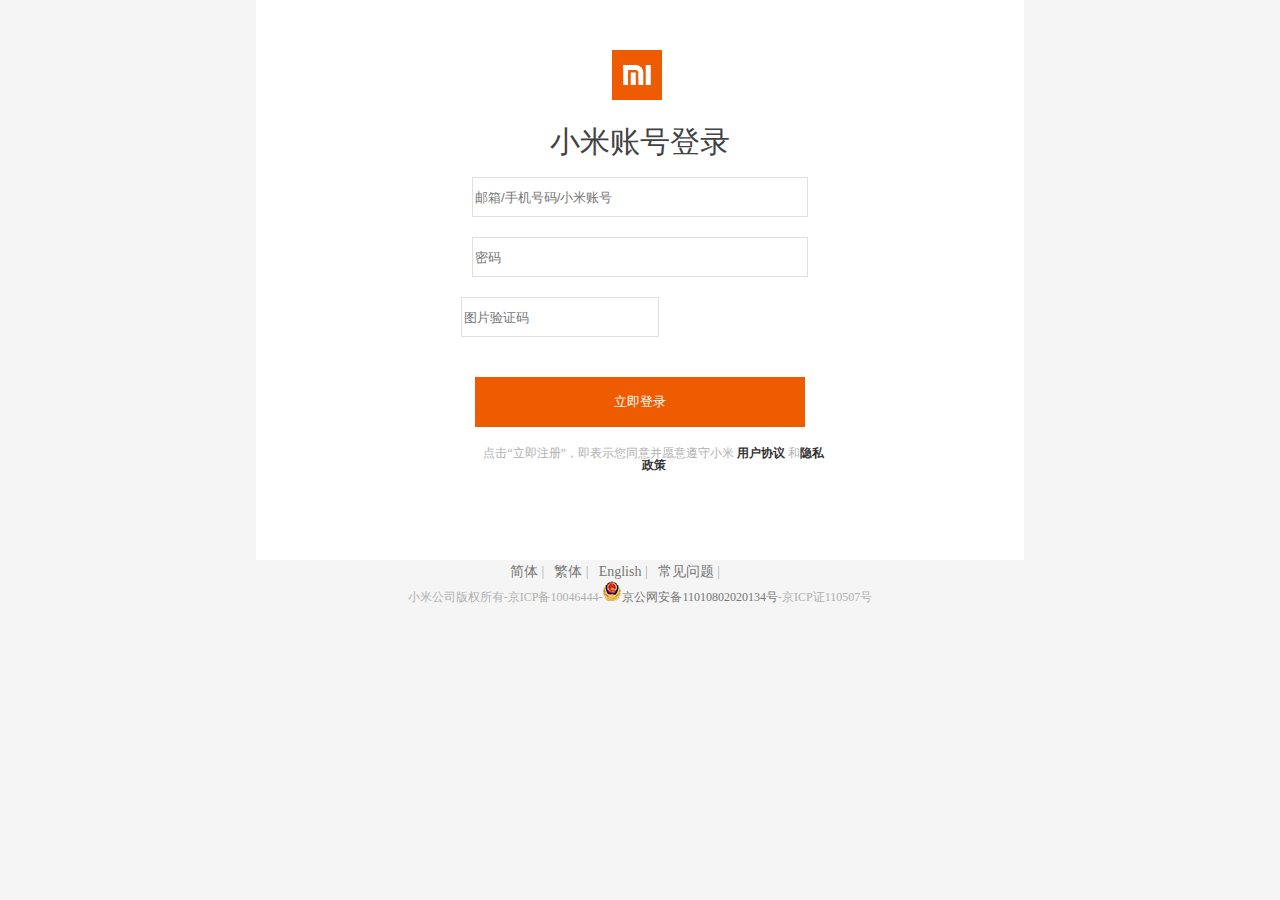
<file: MI/ceshi.html>
<!DOCTYPE html>
<html>
	<head>
		<meta charset="UTF-8">
		<title></title>
		 <link rel="shortcut icon" href="img/favicon.ico" type="image/x-icon" />
		<link rel="stylesheet" type="text/css" href="css/CSSReset.css"/>
	   <style type="text/css">
        html,body{
            width:100%;

        }
        #divMain {
            margin: 0 auto;
            width: 60%;
            height: 560px;
            background-color: white;
            text-align: center;
            color: #757575;
            font-size:14px;
        }
        #divlogo {
            margin:0px auto;
            padding-top:50px;
            height: 57px;
            width: 56px;
        }
        .title {
            margin: 0 auto;
            display: inline-block;
            margin-top:20px;
            font-size: 30px;
            color: #424242;
            font-family: arial,"Hiragino Sans GB","Microsoft YaHei","微軟正黑體","儷黑 Pro",sans-serif;
        }
        .item_text {
            margin-top: 20px;
            height: 36px;
            width: 330px;
            border: 1px solid #E0E0E0;
        }
        .btn {
            background-color: #EF5B00;
            height: 50px;
            margin-top: 40px;
            border: 0 solid;
            color: white;
            font-size: 13px;
            font-family: arial,"Hiragino Sans GB","Microsoft YaHei","微軟正黑體","儷黑 Pro",sans-serif;
        }
        .oth_type_tit {
            border: 1px #E0E0E0 solid;
            border-right: 0px;
            border-bottom: 0px;
            border-left: 0px;
        }
        #logintitle {
            margin-top:20px;
            margin-left:225px;
            width: 45%;
            height: 29px;
            font-size: 12px;
            color: #b0b0b0;
        }
        #divhelp {
            margin-top: 20px;
            margin-left: 240px;
            left: 250px;
            height: 43px;
            width: 45%;
        }


        .icon1 {
            display: inline-block;
            width: 18px;
            height: 18px;
            background: url(img/icons_type.png);
            background-position: -20px;
            margin: auto;
            margin-top: 5px;
        }

        .icon2 {
            display: inline-block;
            width: 18px;
            height: 18px;
            background: url(img/icons_type.png);
            background-position: -38px;
            margin: auto;
            margin-top: 5px;
        }

        .icon3 {
            display: inline-block;
            width: 25px;
            height: 18px;
            background: url(img/icons_type.png);
            background-position: -57px;
            margin: auto;
            margin-top: 5px;
        }

       
        .font14 {
            text-decoration: none;
            font-size: 14px;
            color: #757575;
        }
        #divfoot {
            width: 100%;
            height: 100px;
            text-align: center;
        }
        #divul ul{
            margin:5px auto;
            margin-left:500px;
        }
        #divul{
            text-align:center;
        } 
        #divul li {
            float: left;
            margin-left: 10px;
            font-size: 14px;
            color: #b0b0b0;
        }
         #divul  a {
                text-decoration: none;
                color: #757575;
            }
        #divul span {
            margin-top:10px;
            font-size: 12px;
            padding-top: 10px;
            color: #b0b0b0;
            text-align: center;
        }
        .item_yanzhen{
				margin-top: 20px;
				height: 36px;
				width: 192px;
		        margin-left:0px ;
		        border: 1px solid #E0E0E0;
			}
			#span1{
				display: inline-block;
				margin-left: 25px;
				width: 125px;
				height: 42px;
				margin-right: 10px;
				border: 0px solid;
			}
			#logintitle a{
				  color: #333;
				 font-weight: bold;
				    font-size: 12px;
                  font-family: arial,"Hiragino Sans GB", "Microsoft YaHei","微軟正黑體","儷黑 Pro", sans-serif;
				  text-decoration: none;
			}
    </style>
</head>
<body style="background-color: #F5F5F5;">
    <div id="divMain">
            <div id="divlogo">
                <svg width="100%" height="100%" version="1.1" xmlns="http://www.w3.org/2000/svg">
                    <rect width="50" height="50" style="fill:#ef5b00"></rect>
                    <rect x="11.25" y="15" width="5" height="20" style="fill:#FFFFFF"></rect>
                    <rect x="11.25" y="15" width="12.5" height="5" style="fill:#FFFFFF"></rect>
                    <rect x="26.25" y="22.5" width="5" height="12.5" style="fill:#FFFFFF"></rect>
                    <rect x="33.75" y="15" width="5" height="20" style="fill:#FFFFFF"></rect>
                    <circle cx="23.75" cy="22.5" r="7.5" fill="#FFFFFF"></circle>
                    <rect x="16.25" y="20" width="7.5" height="15" style="fill:#ef5b00"></rect>
                    <rect x="16.25" y="22.5" width="10" height="12.5" style="fill:#ef5b00"></rect>
                    <circle cx="23.75" cy="22.5" r="2.5" fill="#ef5b00"></circle>
                    <script src="js/jquery-1.11.3.min.js"></script>
                    <rect x="18.75" y="22.5" width="5" height="12.5" style="fill:#FFFFFF"></rect>
                </svg>
            </div>
         <p class="title">小米账号登录</p>
          <p><input type="text" class="item_text" id="txtloginId" placeholder="邮箱/手机号码/小米账号" value="" /></p>
         <p><input type="password" class="item_text" id="txtpwd" placeholder="密码" value="" /></p>
         <p><input type="text" class="item_yanzhen" id="txtyanzhen" placeholder="图片验证码" value="" /><span href="#" id="span1" ></span></p>
        <p> <input class="item_text btn" type="button" id="btnlogin" value="立即登录" /> </p>
        <div id="logintitle">
                                      点击“立即注册”，即表示您同意并愿意遵守小米 <a href="#">用户协议 </a>和<a href="#">隐私政策</a>
        </div>
     </div>
    <div id="divfoot">
        <div id="divul">
            <ul>
                <li><a href="#">简体</a> |</li>
                <li><a href="#">繁体</a> |</li>
                <li><a href="#">English</a> |</li>
                <li><a href="#">常见问题</a> |</li>
            </ul>
            <br />
            <span>小米公司版权所有-京ICP备10046444-<a class="beian-record-link" target="_blank" href="http://www.beian.gov.cn/portal/registerSystemInfo?recordcode=11010802020134"><span><img src="img/ghs.png"></span>京公网安备11010802020134号</a>-京ICP证110507号</span>
        </div>
        
    </div>
</body>
</html>
</file>
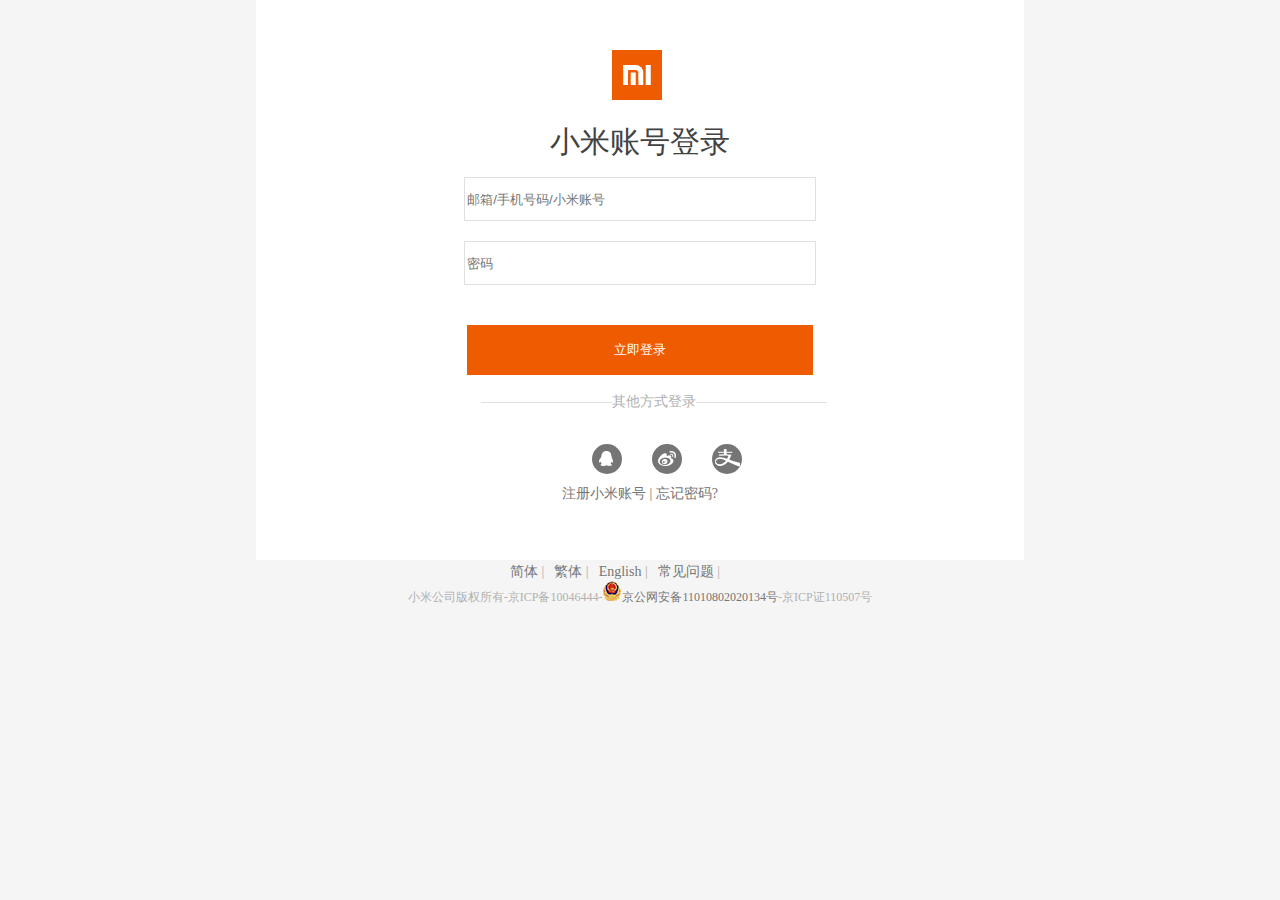
<file: MI/Login.html>
<!DOCTYPE html>
<html>

	<head>
		<meta charset="UTF-8">
		<title>小米账号-登录</title>
		<link rel="shortcut icon" href="img/favicon.ico" type="image/x-icon" />
		<link rel="stylesheet" type="text/css" href="css/CSSReset.css" />
		<style type="text/css">
			html,
			body {
				width: 100%;
			}
			
			#divMain {
				margin: 0 auto;
				width: 60%;
				height: 560px;
				background-color: white;
				text-align: center;
				color: #757575;
				font-size: 14px;
			}
			
			#divlogo {
				margin: 0px auto;
				padding-top: 50px;
				height: 57px;
				width: 56px;
			}
			
			.title {
				margin: 0 auto;
				display: inline-block;
				margin-top: 20px;
				font-size: 30px;
				color: #424242;
				font-family: arial, "Hiragino Sans GB", "Microsoft YaHei", "微軟正黑體", "儷黑 Pro", sans-serif;
			}
			
			.item_text {
				margin-top: 20px;
				height: 40px;
				width: 45%;
				border: 1px solid #E0E0E0;
			}
			
			.btn {
				background-color: #EF5B00;
				height: 50px;
				margin-top: 40px;
				border: 0 solid;
				color: white;
				font-size: 13px;
				font-family: arial, "Hiragino Sans GB", "Microsoft YaHei", "微軟正黑體", "儷黑 Pro", sans-serif;
			}
			
			.oth_type_tit {
				border: 1px #E0E0E0 solid;
				border-right: 0px;
				border-bottom: 0px;
				border-left: 0px;
			}
			
			#logintitle {
				margin-top: 20px;
				margin-left: 225px;
				width: 45%;
				height: 29px;
				font-size: 14px;
				color: #b0b0b0;
			}
			
			#divhelp {
				margin-top: 20px;
				margin-left: 240px;
				left: 250px;
				height: 43px;
				width: 45%;
			}
			
			.icon1 {
				display: inline-block;
				width: 18px;
				height: 18px;
				background: url(img/icons_type.png);
				background-position: -20px;
				margin: auto;
				margin-top: 5px;
			}
			
			.icon2 {
				display: inline-block;
				width: 18px;
				height: 18px;
				background: url(img/icons_type.png);
				background-position: -38px;
				margin: auto;
				margin-top: 5px;
			}
			
			.icon3 {
				display: inline-block;
				width: 25px;
				height: 18px;
				background: url(img/icons_type.png);
				background-position: -57px;
				margin: auto;
				margin-top: 5px;
			}
			
			.ll {
				display: block;
				width: 30px;
				height: 30px;
				line-height: 30px;
				border-radius: 50%;
				background: #757575;
				text-align: center;
				float: left;
				margin-left: 30px;
			}
			
			.lo {
				margin-left: 66px;
			}
			
			.ll:hover {
				background: #0288d1;
			}
			
			.font14 {
				text-decoration: none;
				font-size: 14px;
				color: #757575;
			}
			
			#divfoot {
				width: 100%;
				height: 100px;
				text-align: center;
			}
			
			#divul ul {
				margin: 5px auto;
				margin-left: 500px;
			}
			
			#divul {
				text-align: center;
			}
			
			#divul li {
				float: left;
				margin-left: 10px;
				font-size: 14px;
				color: #b0b0b0;
			}
			
			#divul a {
				text-decoration: none;
				color: #757575;
			}
			
			#divul span {
				margin-top: 10px;
				font-size: 12px;
				padding-top: 10px;
				color: #b0b0b0;
				text-align: center;
			}
		</style>
	</head>

	<body style="background-color: #F5F5F5;">
		<div id="divMain">
			<div id="divlogo">
				<svg width="100%" height="100%" version="1.1" xmlns="http://www.w3.org/2000/svg">
					<rect width="50" height="50" style="fill:#ef5b00"></rect>
					<rect x="11.25" y="15" width="5" height="20" style="fill:#FFFFFF"></rect>
					<rect x="11.25" y="15" width="12.5" height="5" style="fill:#FFFFFF"></rect>
					<rect x="26.25" y="22.5" width="5" height="12.5" style="fill:#FFFFFF"></rect>
					<rect x="33.75" y="15" width="5" height="20" style="fill:#FFFFFF"></rect>
					<circle cx="23.75" cy="22.5" r="7.5" fill="#FFFFFF"></circle>
					<rect x="16.25" y="20" width="7.5" height="15" style="fill:#ef5b00"></rect>
					<rect x="16.25" y="22.5" width="10" height="12.5" style="fill:#ef5b00"></rect>
					<circle cx="23.75" cy="22.5" r="2.5" fill="#ef5b00"></circle>
					<script src="js/jquery-1.11.3.min.js"></script>
					<rect x="18.75" y="22.5" width="5" height="12.5" style="fill:#FFFFFF"></rect>
				</svg>
			</div>
			<p class="title">小米账号登录</p>
			<p><input type="text" class="item_text" id="txtUsername" placeholder="邮箱/手机号码/小米账号" value="" /></p>
			<p><input type="password" class="item_text" id="txtuserpwd" placeholder="密码" value="" /></p>
			<p> <input class="item_text btn" type="button" id="btnlogin" value="立即登录" /> </p>
			<div id="logintitle">
				<fieldset class="oth_type_tit">
					<legend align="center" class="oth_type_txt">其他方式登录</legend>
				</fieldset>
			</div>
			<div id="divhelp">
				<div class="lo">
					<a class="ll">
						<i class="icon1"></i>
					</a>
					<a class="ll">
						<i class="icon2"></i>
					</a>
					<a class="ll">
						<i class="icon3"></i>
					</a>
				</div>

			</div>
			<a class="font14" href="#">注册小米账号</a> |
			<a class="font14" href="#">忘记密码?</a>
		</div>
		<div id="divfoot">
			<div id="divul">
				<ul>
					<li>
						<a href="#">简体</a> |</li>
					<li>
						<a href="#">繁体</a> |</li>
					<li>
						<a href="#">English</a> |</li>
					<li>
						<a href="#">常见问题</a> |</li>
				</ul>
				<br />
				<span>小米公司版权所有-京ICP备10046444-<a class="beian-record-link" target="_blank" href="http://www.beian.gov.cn/portal/registerSystemInfo?recordcode=11010802020134"><span><img src="img/ghs.png"></span>京公网安备11010802020134号</a>-京ICP证110507号</span>
			</div>

		</div>
		<script src="js/jquery-1.11.3.min.js" type="text/javascript" charset="utf-8"></script>
		<script type="text/javascript">
			$("#btnlogin").click(function() {
				Login();
			});
			var data = "txtloginId=" + $("#txtUsername").val() + " &txtpwd=" + $("#txtuserpwd").val();

			function Login() {
				$.ajax({
					url: "http://localhost:11429/Handlers/UserInfolist.ashx",
					data: data,
					dataType: 'json',
					type: "POST",
					success: function(data) {
						if(data != "登录失败") {
							location.href = "index1.html";
							return;
						} else {
							alert("登录失败");
						}
					}
				})

			}
		</script>
	</body>

</html>
</file>
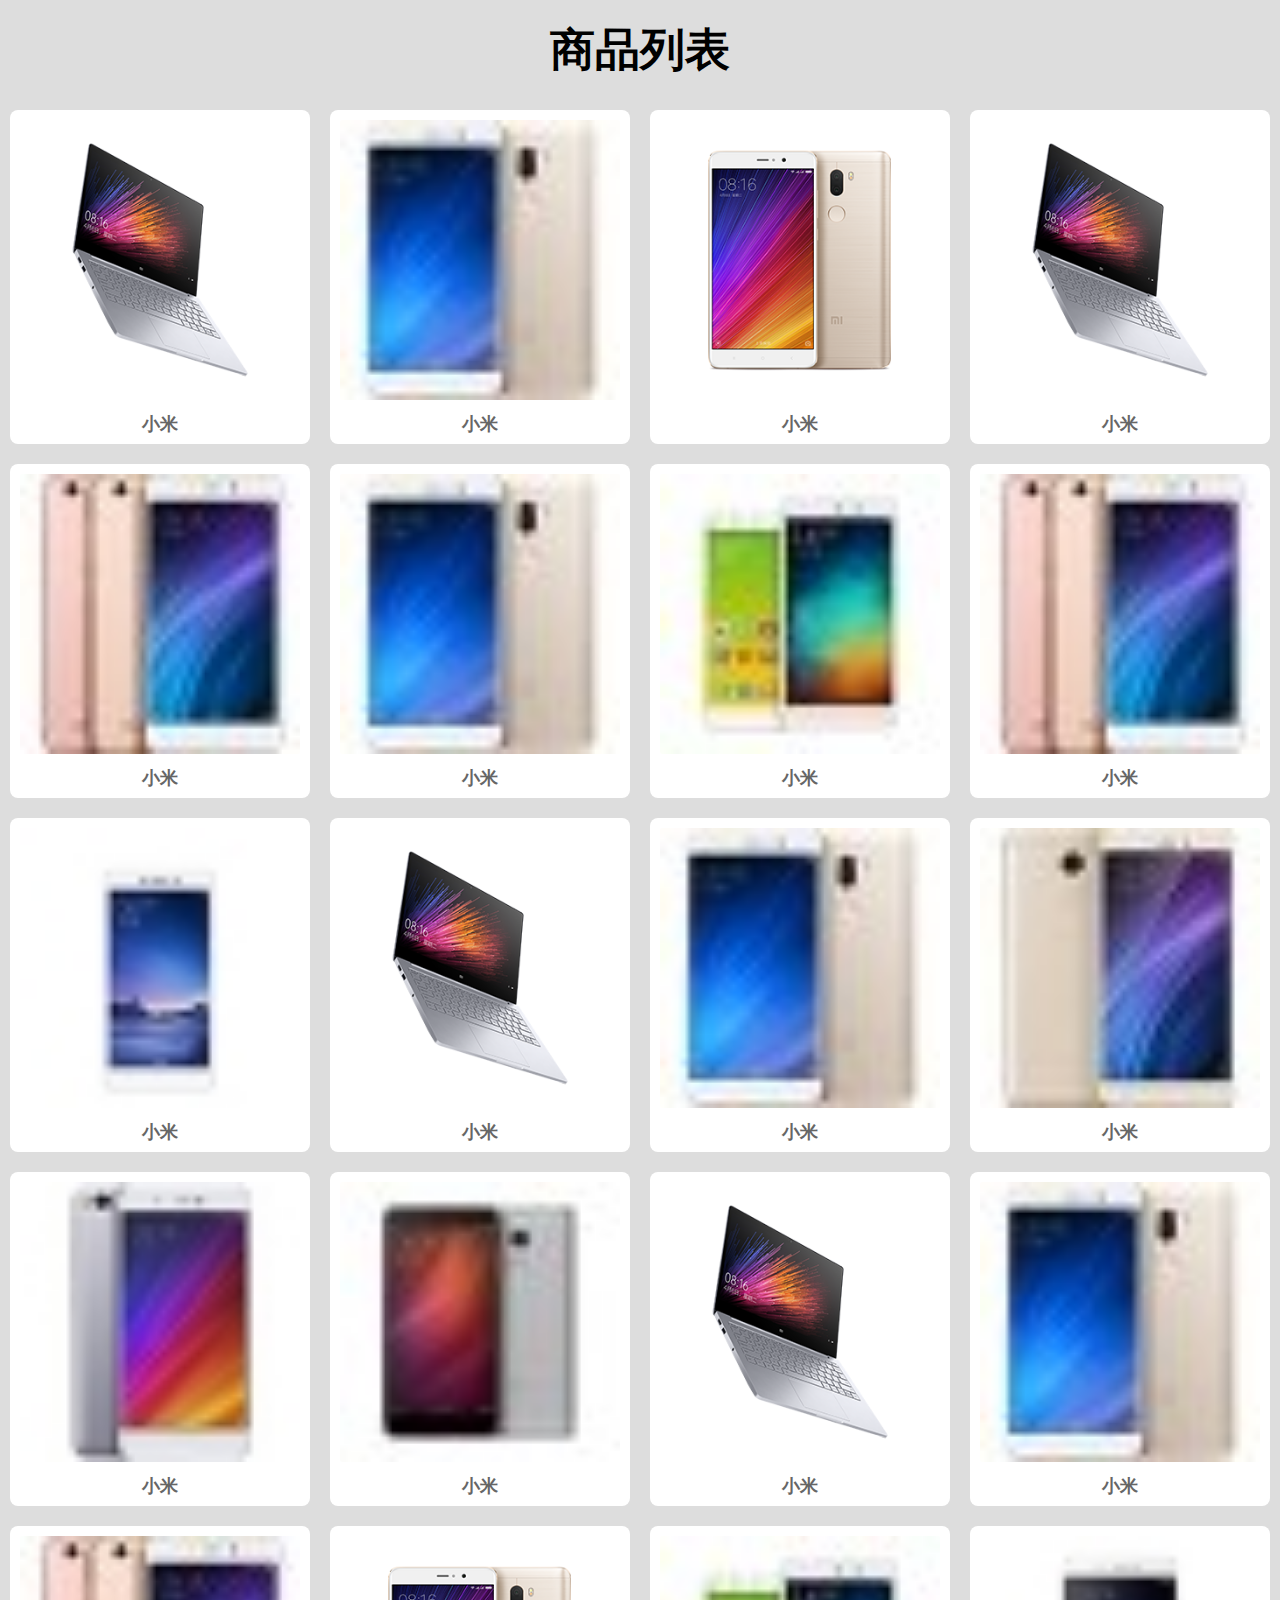
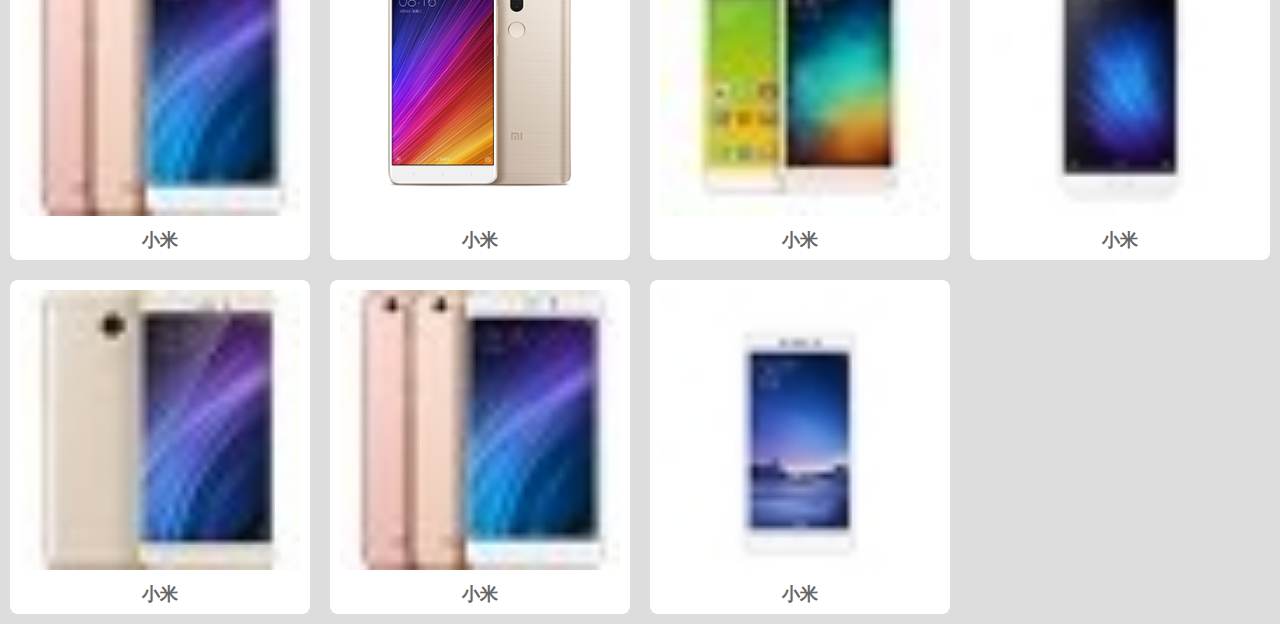
<file: MI/puProduct.html>
<!DOCTYPE html>
<html xmlns="http://www.w3.org/1999/xhtml">
<head>
    <meta charset="UTF-8">
    <title>商品列表</title>
    <style type="text/css">
        body {
            padding: 0;
            margin: 0;
            background: #ddd;
        }

        #title {
            width: 600px;
            margin: 20px auto;
            text-align: center;
            font-size: 45px;
        }

        @keyframes shade {
            from {
                opacity: 1;
            }

            15% {
                opacity: 0.4;
            }

            to {
                opacity: 1;
            }
        }

        #items {
            width: 1280px;
            margin: 0 auto;
            position: relative;
        }

            #items .item {
                width: 300px;
                height: auto;
                padding: 10px;
                border: none;
                float: left;
                padding-bottom: 10px;
            }

                #items .item .item1 {
                    width: 300px;
                    height: auto;
                    border-radius: 8px;
                    item-shadow: 0 0 11px #666;
                    background: #fff;
                }

                    #items .item .item1 .item2 {
                        width: 280px;
                        height: auto;
                        margin: 0 auto;
                        padding-top: 10px;
                    }

                        #items .item .item1 .item2:hover {
                            animation: shade 3s;
                        }

                        #items .item .item1 .item2 img {
                            width: 280px;
                            border-radius: 3px;
                            border: none;
                        }

                    #items .item .item1 .title {
                        width: 280px;
                        height: 40px;
                        margin: 0 auto;
                        line-height: 40px;
                        text-align: center;
                        color: #666;
                        font-size: 18px;
                        font-weight: bold;
                        overflow: hidden;
                    }
    </style>
</head>

<body>
    <h2 id="title">商品列表</h2>
    <div id="items">

        <div class="item">
            <div class="item1">

                <div class="item2"><img src="img/imgc/2.png"></div>
                <div class="title">
                    小米
                </div>
            </div>
        </div>

        <div class="item">
            <div class="item1">
                <div class="item2"><img src="img/imgc/3.jpg"></div>
                <div class="title">
                    小米
                </div>
            </div>
        </div>
        <div class="item">
            <div class="item1">
                <div class="item2"><img src="img/imgc/5.png"></div>
                <div class="title">
                    小米
                </div>
            </div>

        </div>
        <div class="item">
            <div class="item1">
                <div class="item2"><img src="img/imgc/2.png"></div>
                <div class="title">
                    小米
                </div>
            </div>
        </div>

        <div class="item">
            <div class="item1">
                <div class="item2"><img src="img/imgc/4.jpg"></div>
                <div class="title">
                    小米
                </div>
            </div>
        </div>
        <div class="item">
            <div class="item1">
                <div class="item2"><img src="img/imgc/3.jpg"></div>
                <div class="title">
                    小米
                </div>
            </div>
        </div>
        <div class="item">
            <div class="item1">
                <div class="item2"><img src="img/imgc/6.jpg"></div>
                <div class="title">
                    小米
                </div>
            </div>
        </div>
        <div class="item">
            <div class="item1">
                <div class="item2"><img src="img/imgc/4.jpg"></div>
                <div class="title">
                    小米
                </div>
            </div>
        </div>

        <div class="item">
            <div class="item1">
                <div class="item2"><img src="img/imgc/9.jpg"></div>
                <div class="title">
                    小米
                </div>
            </div>
        </div>
        <div class="item">
            <div class="item1">
                <div class="item2"><img src="img/imgc/2.png"></div>
                <div class="title">
                    小米
                </div>
            </div>
        </div>
        <div class="item">
            <div class="item1">
                <div class="item2"><img src="img/imgc/3.jpg"></div>
                <div class="title">
                    小米
                </div>
            </div>
        </div>

        <div class="item">
            <div class="item1">
                <div class="item2"><img src="img/imgc/10.jpg"></div>
                <div class="title">
                    小米
                </div>
            </div>
        </div>
        <div class="item">
            <div class="item1">
                <div class="item2"><img src="img/imgc/1.jpg"></div>
                <div class="title">
                    小米
                </div>
            </div>
        </div>
        <div class="item">
            <div class="item1">
                <div class="item2"><img src="img/imgc/11.jpg"></div>
                <div class="title">
                    小米
                </div>
            </div>
        </div>
        <div class="item">
            <div class="item1">
                <div class="item2"><img src="img/imgc/2.png"></div>
                <div class="title">
                    小米
                </div>
            </div>
        </div>
        <div class="item">
            <div class="item1">
                <div class="item2"><img src="img/imgc/3.jpg"></div>
                <div class="title">
                    小米
                </div>
            </div>
        </div>
        <div class="item">
            <div class="item1">
                <div class="item2"><img src="img/imgc/4.jpg"></div>
                <div class="title">
                    小米
                </div>
            </div>
        </div>
        <div class="item">
            <div class="item1">
                <div class="item2"><img src="img/imgc/5.png"></div>
                <div class="title">
                    小米
                </div>
            </div>
        </div>
        <div class="item">
            <div class="item1">
                <div class="item2"><img src="img/imgc/6.jpg"></div>
                <div class="title">
                    小米
                </div>
            </div>
        </div>
        <div class="item">
            <div class="item1">
                <div class="item2"><img src="img/imgc/15.jpg"></div>
                <div class="title">
                    小米
                </div>
            </div>
        </div>
        <div class="item">
            <div class="item1">
                <div class="item2"><img src="img/imgc/10.jpg"></div>
                <div class="title">
                    小米
                </div>
            </div>
        </div>
        <div class="item">
            <div class="item1">
                <div class="item2"><img src="img/imgc/4.jpg"></div>
                <div class="title">
                    小米
                </div>
            </div>
        </div>
        <div class="item">
            <div class="item1">
                <div class="item2"><img src="img/imgc/9.jpg"></div>
                <div class="title">
                    小米
                </div>
            </div>
        </div>
    </div>


    <a href="Handler2.ashx" id="next"></a>
    <script src="js/jquery-1.11.3.min.js" type="text/javascript" charset="utf-8"></script>
    <script src="js/imagesloaded.pkgd.min.js" type="text/javascript" charset="utf-8"></script>
    <script src="js/jquery.infinitescroll.min.js" type="text/javascript" charset="utf-8"></script>
    <script src="js/masonry.pkgd.min.js" type="text/javascript" charset="utf-8"></script>
    <script type="text/javascript">
        $('#items').imagesLoaded()
                        .always(function (instance) {
                            var msnry = new Masonry('#items', {
                                itemSelector: '.item',
                                columnWidth: 320
                            });

                        })
        $('#items').infinitescroll({
            navSelector: "#next",
            nextSelector: "a#next",
            itemSelector: ".item",
            debug: true,
            dataType: 'json',

            appendCallback: false,
            path: function (index) {
                return "http://localhost:19926/Handler.ashx?callback=?";
            }
        }, function (data) {
            
            console.log(data.length)
           
            for (var i = 0; i < data.length; i++) {
                
               
                $("<div class='item'><div class='item1'><div class='item2'><img src='img/imgc/" + data[i].urls + "'\></div><div class='title'>小米" + data[i].Id + "</div></div></div>").appendTo("#items");

                $('#items').imagesLoaded()
					.always(function (instance) {
					    var msnry = new Masonry('#items', {
					        itemSelector: '.item',
					        columnWidth: 320
					    });

					})
            }

        });

    </script>
</body>
</html>
</file>
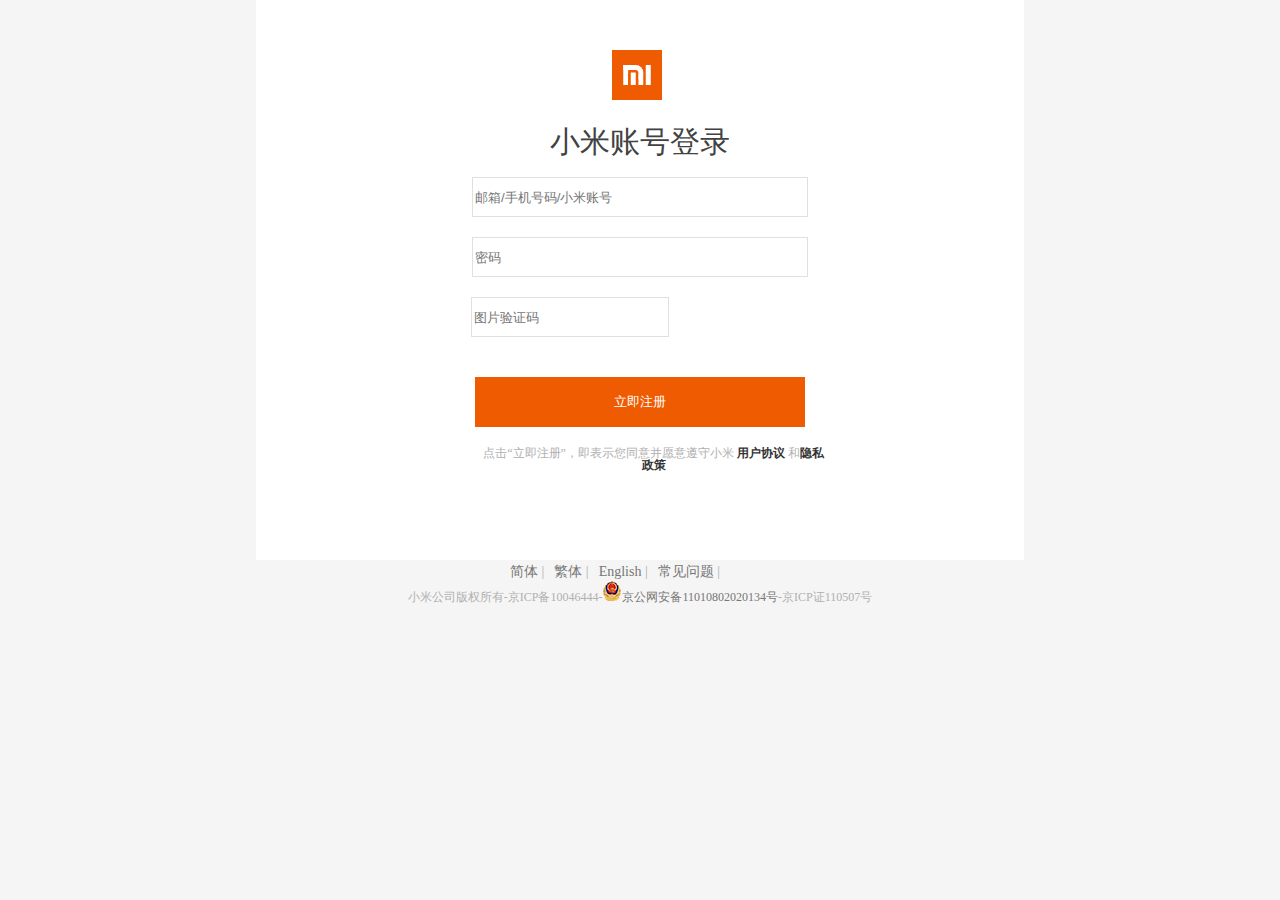
<file: MI/zhuce.html>
<!DOCTYPE html>
<html>
	<head>
		<meta charset="UTF-8">
		<title>小米账号-注册</title>
		 <link rel="shortcut icon" href="img/favicon.ico" type="image/x-icon" />
		<link rel="stylesheet" type="text/css" href="css/CSSReset.css"/>
	   <style type="text/css">
        html,body{
            width:100%;

        }
        #divMain {
            margin: 0 auto;
            width: 60%;
            height: 560px;
            background-color: white;
            text-align: center;
            color: #757575;
            font-size:14px;
        }
        #divlogo {
            margin:0px auto;
            padding-top:50px;
            height: 57px;
            width: 56px;
        }
        .title {
            margin: 0 auto;
            display: inline-block;
            margin-top:20px;
            font-size: 30px;
            color: #424242;
            font-family: arial,"Hiragino Sans GB","Microsoft YaHei","微軟正黑體","儷黑 Pro",sans-serif;
        }
        .item_text {
            margin-top: 20px;
            height: 36px;
            width: 330px;
            border: 1px solid #E0E0E0;
        }
        .btn {
            background-color: #EF5B00;
            height: 50px;
            margin-top: 40px;
            border: 0 solid;
            color: white;
            font-size: 13px;
            font-family: arial,"Hiragino Sans GB","Microsoft YaHei","微軟正黑體","儷黑 Pro",sans-serif;
        }
        .oth_type_tit {
            border: 1px #E0E0E0 solid;
            border-right: 0px;
            border-bottom: 0px;
            border-left: 0px;
        }
        #logintitle {
            margin-top:20px;
            margin-left:225px;
            width: 45%;
            height: 29px;
            font-size: 12px;
            color: #b0b0b0;
        }
        #divhelp {
            margin-top: 20px;
            margin-left: 240px;
            left: 250px;
            height: 43px;
            width: 45%;
        }


        .icon1 {
            display: inline-block;
            width: 18px;
            height: 18px;
            background: url(img/icons_type.png);
            background-position: -20px;
            margin: auto;
            margin-top: 5px;
        }

        .icon2 {
            display: inline-block;
            width: 18px;
            height: 18px;
            background: url(img/icons_type.png);
            background-position: -38px;
            margin: auto;
            margin-top: 5px;
        }

        .icon3 {
            display: inline-block;
            width: 25px;
            height: 18px;
            background: url(img/icons_type.png);
            background-position: -57px;
            margin: auto;
            margin-top: 5px;
        }

       
        .font14 {
            text-decoration: none;
            font-size: 14px;
            color: #757575;
        }
        #divfoot {
            width: 100%;
            height: 100px;
            text-align: center;
        }
        #divul ul{
            margin:5px auto;
            margin-left:500px;
        }
        #divul{
            text-align:center;
        } 
        #divul li {
            float: left;
            margin-left: 10px;
            font-size: 14px;
            color: #b0b0b0;
        }
         #divul  a {
                text-decoration: none;
                color: #757575;
            }
        #divul span {
            margin-top:10px;
            font-size: 12px;
            padding-top: 10px;
            color: #b0b0b0;
            text-align: center;
        }
        .item_yanzhen{
				margin-top: 20px;
				height: 36px;
				width: 192px;
		        margin-left:20px ;
		        border: 1px solid #E0E0E0;
			}
			#span1{
				display: inline-block;
				margin-left: 25px;
				width: 125px;
				height: 42px;
				margin-right: 10px;
				border: 0px solid;
			}
			#logintitle a{
				  color: #333;
				 font-weight: bold;
				    font-size: 12px;
                  font-family: arial,"Hiragino Sans GB", "Microsoft YaHei","微軟正黑體","儷黑 Pro", sans-serif;
				  text-decoration: none;
			}
    </style>
</head>
<body style="background-color: #F5F5F5;">
    <div id="divMain">
            <div id="divlogo">
                <svg width="100%" height="100%" version="1.1" xmlns="http://www.w3.org/2000/svg">
                    <rect width="50" height="50" style="fill:#ef5b00"></rect>
                    <rect x="11.25" y="15" width="5" height="20" style="fill:#FFFFFF"></rect>
                    <rect x="11.25" y="15" width="12.5" height="5" style="fill:#FFFFFF"></rect>
                    <rect x="26.25" y="22.5" width="5" height="12.5" style="fill:#FFFFFF"></rect>
                    <rect x="33.75" y="15" width="5" height="20" style="fill:#FFFFFF"></rect>
                    <circle cx="23.75" cy="22.5" r="7.5" fill="#FFFFFF"></circle>
                    <rect x="16.25" y="20" width="7.5" height="15" style="fill:#ef5b00"></rect>
                    <rect x="16.25" y="22.5" width="10" height="12.5" style="fill:#ef5b00"></rect>
                    <circle cx="23.75" cy="22.5" r="2.5" fill="#ef5b00"></circle>
                    <script src="js/jquery-1.11.3.min.js"></script>
                    <rect x="18.75" y="22.5" width="5" height="12.5" style="fill:#FFFFFF"></rect>
                </svg>
            </div>
         <p class="title">小米账号登录</p>
          <p><input type="text" class="item_text" id="txtloginId" placeholder="邮箱/手机号码/小米账号" value="" /></p>
         <p><input type="password" class="item_text" id="txtpwd" placeholder="密码" value="" /></p>
         <p><input type="text" class="item_yanzhen" id="txtyanzhen" placeholder="图片验证码" value="" /><span href="#" id="span1" ></span></p>
        <p> <input class="item_text btn" type="button" id="btnlogin" value="立即注册" /> </p>
        <div id="logintitle">
                                      点击“立即注册”，即表示您同意并愿意遵守小米 <a href="#">用户协议 </a>和<a href="#">隐私政策</a>
        </div>
     </div>
    <div id="divfoot">
        <div id="divul">
            <ul>
                <li><a href="#">简体</a> |</li>
                <li><a href="#">繁体</a> |</li>
                <li><a href="#">English</a> |</li>
                <li><a href="#">常见问题</a> |</li>
            </ul>
            <br />
            <span>小米公司版权所有-京ICP备10046444-<a class="beian-record-link" target="_blank" href="http://www.beian.gov.cn/portal/registerSystemInfo?recordcode=11010802020134"><span><img src="img/ghs.png"></span>京公网安备11010802020134号</a>-京ICP证110507号</span>
        </div>
        
    </div>
    <script src="js/jquery-1.11.3.min.js" type="text/javascript" charset="utf-8"></script>
    <script type="text/javascript">
     $("#btnlogin").click(function () {
        var data = "username=" + $("#txtloginId").val() + " &Content=" + $("#txtpwd").val();
        $.ajax({
            url: "http://localhost:11429/Handlers/AddUserInfo.ashx",
            type:"POST",
            data:data ,
            success: function (msg) {
                if(msg)
                {
                    location.href = "Login.html";
                    return;
                }
                else
                {
                    alert("添加失败");
                }
            }
        })
    });
    </script>
</body>
</html>
</file>
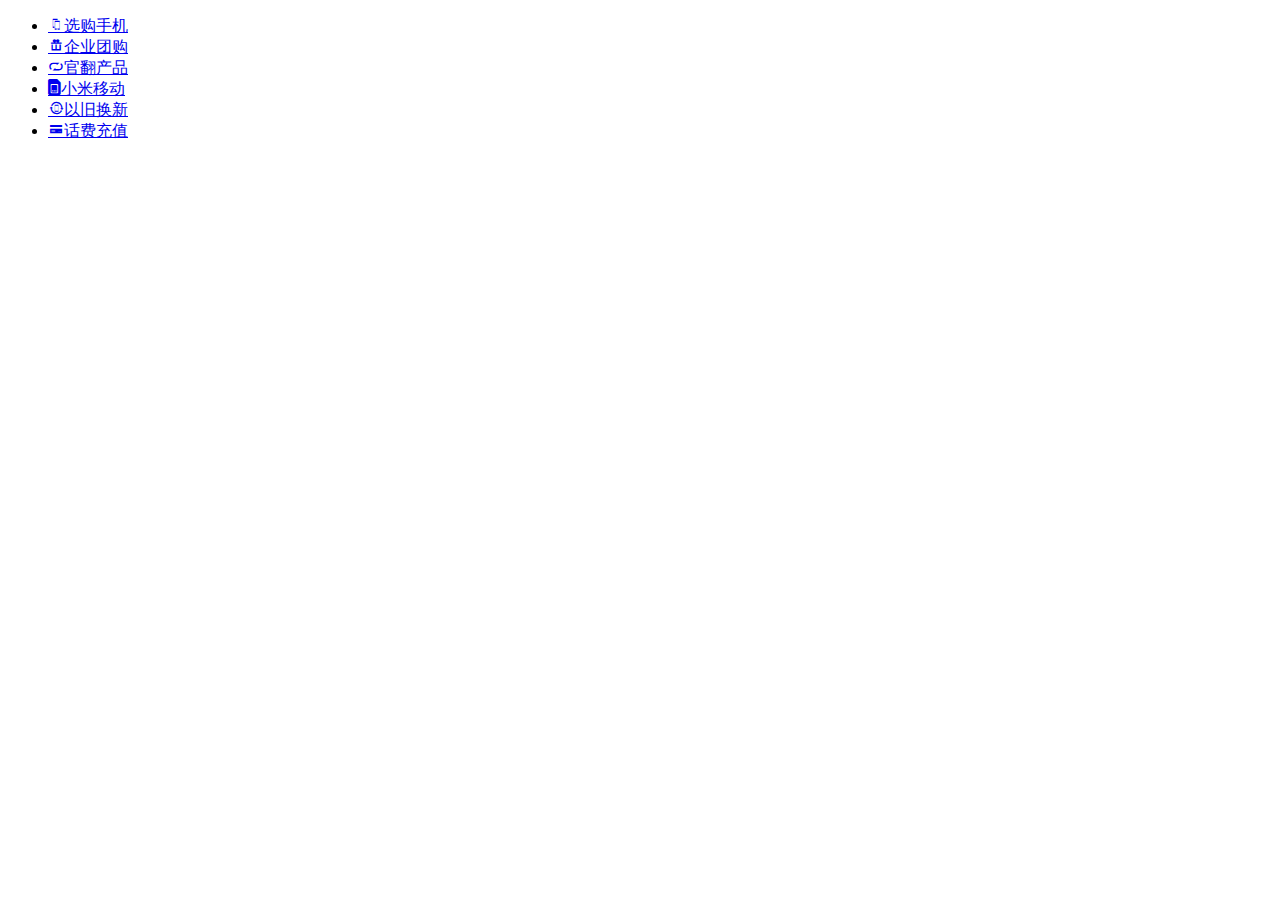
<file: MI/mi/demo.html>
<!DOCTYPE html>
<html>

	<head>
		<meta charset="UTF-8">
		<title></title>
		<style type="text/css">
			@font-face {
				font-family: 'iconfont';
				src: url([data-uri]) format("woff");
				font-weight: normal
			}
			
			@font-face {
				font-family: 'iconfont';
				src: url([data-uri]) format("woff");
				font-weight: normal
			}
			
			.icon {
				font-family: "iconfont";
				font-style: normal;
			}
			
		</style>
	</head>
	
	<body>
		<div class="box">
			<ul>
				<li>
					<a href="###" class="right"><i class="icon">&#xe901;</i>选购手机</a>
				</li>
				<li >
					<a href="###">
						<i class="icon"></i>企业团购
					</a>					
				</li>
				<li>
					<a href="###" class="left">
					<i class="icon">&#xe63b;</i>官翻产品</a>
				</li>
				<li>
					<a href="###" class="top">
					<i class="icon"></i>小米移动</a>
				</li>
				<li>
					<a href="###" class="top left ">
					<i class="icon"></i>以旧换新</a>
				</li>
				<li>
					<a href="###" class="top left">
					<i class="icon"></i>话费充值</a>
				</li>
			</ul>
		</div>
		
	</body>

</html>
</file>
<file: MI/mi/css/BaseCss.css>
/*
color
字体颜色取值
*/
.color_666{
    color:#666;
}
.write{
    color:write;
}
.red{
    color:red;
}
.green{
    color:green;
}
.blue{
    color:blue;
}
.gray{
    color:gray;
}
.yellow{
    color:yellow;
}
/*
font-size
字号取值
*/
.font_12{
    font-size:12px;
}
.font_14{
    font-size:14px;
}
.font_16{
    font-size:16px;
}
.font_18{
    font-size:18px;
}
.font_20{
    font-size:20px;
}
.font_24{
    font-size:24px;
}
/*
font-weight
字体宽度取值
*/
.f_bold{
    font-weight:bold;
}
/*
float
浮动取值
*/
float_l{
    float:left;
}
float_r{
    float:right;
}
/*
disp_leftay
区块取值
*/
.hidden{
    display:none;
}
.block{
    disp_leftay:block;
}
.inline{
    disp_leftay:inline;
}
.inline_block{
    disp_leftay:inline-block;
}
/*
position
定位取值
*/
.position_abs{
    position:absolute;
}
.position_rel{
    position:relative;
}
/*
background-color
背景颜色取值
*/
.bgc_gray_333{
    background-color:#333;
}
.bgc_gray_666{
    background-color:#666;
}
.bgc_gray_999{
    background-color:#999;
}
.bgc_gray_ccc{
    background-color:#ccc;
}
.bgc_blue{
    background-color:blue;
}
/*
list-style
列表风格取值
*/
.li_s_none{
    list-style:none;
}
/*
text-align
文本位置取值
*/
.text_center{
    text-align:center;
}
.text_left{
    text-align:left;
}
.text_right{
    text-align:right;
}
/*
text-decoration
下划线取值
*/
.text_d_none{
    text-decoration:none;
}
.text_d_under{
    text-decoration:underline;
}
/*
text-indent
首行缩进取值
*/
.indent_24px{
    text-indent:24px;
}
.indent_2em{
    text-indent:2em;
}
/*
line-height
行高取值
*/
.line_h_150{
    line-height:150%;
}
.line_h_180{
    line-height:180%;
}
.line_h_200{
    line-height:200%;
}
/*
width
宽度取值
*/
.w10{width:10px;}
.w20{width:20px;}
.w30{width:30px;}
.w40{width:40px;}
.w50{width:50px;}
.w60{width:60px;}
.w70{width:70px;}
.w80{width:80px;}
.w90{width:90px;}
.w100{width:100px;}
.w200{width:200px;}
.w300{width:300px;}
.w400{width:400px;}
.w500{width:500px;}
.w600{width:600px;}
.w700{width:700px;}
.w800{width:800px;}
.w998{width:998px;}
.w1001{width:1001px;}
.w265{width:265px;}
.w530{width:530px;}
.w795{width:795px;}
.w1060{width:1060px;}
/*
margin
外边距取值
*/
.m_auto{margin:auto;}
.m10{margin:10px;}
.m15{margin:15px;}
.m30{margin:30px;}
.m_top5{margin-top:5px;}
.m_top10{margin-top:10px;}
.m_top_top15{margin-top:15px;}
.m_top20{margin-top:20px;}
.m_top30{margin-top:30px;}
.m_top50{margin-top:50px;}
.m_top100{margin-top:100px;}
.m_bottom5{margin-bottom:5px;}
.m_bottom10{margin-bottom:10px;}
.m_bottom15{margin-bottom:15px;}
.m_bottom20{margin-bottom:20px;}
.m_bottom30{margin-bottom:30px;}
.m_bottom50{margin-bottom:50px;}
.m_bottom100{margin-bottom:100px;}
.m_left5{margin-left:5px;}
.m_left10{margin-left:10px;}
.m_left15{margin-left:15px;}
.m_left20{margin-left:20px;}
.m_left30{margin-left:30px;}
.m_left50{margin-left:50px;}
.m_left100{margin-left:100px;}
.m_right5{margin-right:5px;}
.m_right10{margin-right:10px;}
.m_right15{margin-right:15px;}
.m_right20{margin-right:20px;}
.m_right30{margin-right:30px;}
.m_right50{margin-right:50px;}
.m_right100{margin-right:100px;}
/*
padding
内边距取值
*/
.p10{padding:10px;}
.p15{padding:15px;}
.p30{padding:30px;}
.p_top5{padding-top:5px;}
.p_top10{padding-top:10px;}
.p_top15{padding-top:15px;}
.p_top20{padding-top:20px;}
.p_top30{padding-top:30px;}
.p_top50{padding-top:50px;}
.p_top100{padding-top:100px;}
.p_bottom5{padding-bottom:5px;}
.p_bottom10{padding-bottom:10px;}
.p_bottom15{padding-bottom:15px;}
.p_bottom20{padding-bottom:20px;}
.p_bottom30{padding-bottom:30px;}
.p_bottom50{padding-bottom:50px;}
.p_bottom100{padding-bottom:100px;}
.p_left5{padding-left:5px;}
.p_left10{padding-left:10px;}
.p_left15{padding-left:15px;}
.p_left20{padding-left:20px;}
.p_left30{padding-left:30px;}
.p_left50{padding-left:50px;}
.p_left100{padding-left:100px;}
.p_right5{padding-right:5px;}
.p_right10{padding-right:10px;}
.p_right15{padding-right:15px;}
.p_right20{padding-right:20px;}
.p_right30{padding-right:30px;}
.p_right50{padding-right:50px;}
.p_right100{padding-right:100px;}
.clearfix {
	*zoom: 1
}

.clearfix:before,
.clearfix:after {
	content: " ";
	display: table
}

.clearfix:after {
	clear: both
}

.hide {
	display: none !important
}
.container {
	width: 1226px;
	*zoom: 1;
	margin-right: auto;
	margin-left: auto
}

.container:before,
.container:after {
	content: " ";
	display: table
}

.container:after {
	clear: both
}
.btn {
	display: inline-block;
	*zoom: 1;
	*display: inline;
	width: 158px;
	height: 38px;
	padding: 0;
	margin: 0;
	border: 1px solid #b0b0b0;
	font-size: 14px;
	line-height: 38px;
	text-align: center;
	color: #b0b0b0;
	cursor: pointer;
	-webkit-transition: all .4s;
	transition: all .4s
}

.btn:hover {
	text-decoration: none;
	color: #b0b0b0
}
</file>
<file: MI/mi/css/index.css>
/*site-topbar开始*/

.site-topbar {
	position: relative;
	height: 40px;
	font-size: 12px;
	color: #B0B0B0;
	background: #333;
}

.topbar-nav {
	height: 40px;
	width: 588px;
	float: left;
}

.sep {
	display: inline-block;
	width: 6px;
	height: 40px;
	line-height: 40px;
	color: #424242;
	margin: 0 3px;
}

.site-topbar a {
	display: inline-block;
	line-height: 40px;
	height: 40px;
	color: #B0B0B0;
	text-align: center;
}

.site-topbar a:hover {
	color: #fff;
}

.topbar-cart {
	float: right;
	width: 120px;
	position: relative;
	margin-left: 15px;
}

.topbar-cart a {
	width: 120px;
	background: #424242;
}

.topbar-cart a:hover {
	background: #fff;
	color: #FF6700;
}

.topbar-cart a:hover .iconfont {
	background: url(../img/carthover.png) no-repeat;
}

.topbar-cart a:hover+.cart-menu {
	display: block;
}

.iconfont {
	margin-right: 4px;
	width: 20px;
	height: 20px;
	background: url(../img/cart.png) no-repeat;
	display: inline-block;
	vertical-align: middle;
}

.topbar-cart a span {
	display: inline-block;
	height: 40px;
}

.topbar-cart .cart-menu {
	position: absolute;
	right: 0;
	background: #fff;
	width: 316px;
	height: 98px;
	top: 40px;
	display: none;
	box-shadow: 0 2px 10px rgba(0, 0, 0, 0.15);
	z-index: 333;
}

.topbar-info {
	float: right;
	width: 148px;
	height: 40px;
}


/*site-topbar结束*/


/*site-header开始*/

.site-header {
	position: relative;
	height: 100px;
	display: block;
}

.site-header .header-logo {
	width: 62px;
	height: 55px;
	margin-top: 22px;
	float: left;
}

.site-header .header-logo a {
	width: 55px;
	height: 55px;
	display: block;
	background: #ff6700;
	background-image: url(../img/mi-logo.png);
	background-position: center;
}

.site-header .header-nav {
	width: 820px;
	height: 88px;
	padding: 12px 0 0 30px;
	float: left;
}

.site-header .menu {
	height: 76px;
	margin-left: 102px;
	margin-bottom: 0px;
	margin-top: 12px;
}

.site-header .menu li {
	list-style: none;
	display: inline-block;
	float: left;
	height: 76px;
}

.site-header .menu li a {
	display: inline-block;
	font-size: 16px;
	color: #333;
	padding-left: 6px;
	padding-right: 10px;
	margin-top: 16px;
}

.site-header .header-nav .xiaomi:hover a {
	color: #ff6700;
}

.menu .item-children {
	width: 100%;
	position: absolute;
	top: 100px;
	left: 0;
	overflow: hidden;
	height: 0px;
	transition: all .5s;
	background: #fff;
	border-top: 0px solid #fff;
	z-index: 2;
}

.item-children ul {
	height: 230px;
	font-size: 12px;
	margin: 0;
	padding: 0;
}

.item-children ul li {
	margin: 0;
	padding: 35px 14px 10px 0;
}

.xiaomi {
	cursor: pointer;
}

.item-children ul .shu:before {
	content: "";
	position: absolute;
	width: 1px;
	height: 100px;
	background: #e0e0e0;
}

.item-children ul .img {
	margin: 0px 10px 10px 20px;
}

.item-children ul .title {
	text-align: center;
	height: 20px;
	line-height: 20px;
}

.item-children ul p {
	text-align: center;
	line-height: 20px;
	height: 20px;
	margin: 0;
	color: #ff6700;
}

.xiaomi:hover>div {
	border-top: 1px solid #ccc;
	height: 230px;
}

.site-header .header-search {
	float: right;
	width: 296px;
	height: 50px;
	margin-top: 25px;
}

.site-header .header-search form {
	position: relative;
	width: 296px;
	height: 50px;
	display: block;
}

.site-header .header-search .search-text {
	position: absolute;
	top: 0;
	left: 0;
	height: 48px;
	width: 223px;
	padding: 0 10px;
	border: 1px solid #e0e0e0;
	font-size: 14px;
	line-height: 48px;
	transition: all .2s;
	vertical-align: baseline;
	outline: 0;
}

.site-header .header-search .search-btn {
	position: absolute;
	top: 0;
	right: 0;
	height: 50px;
	width: 52px;
	padding: 0 10px;
	border: 1px solid #e0e0e0;
	font-size: 24px;
	background: #fff;
	color: #616161;
	line-height: 24px;
	transition: all .2s;
	vertical-align: baseline;
}

.site-header .header-search .search-hot-words {
	width: 147px;
	height: 21px;
	position: absolute;
	top: 14px;
	right: 62px;
	z-index: 2;
	font-size: 12px;
}

.site-header .header-search .search-hot-words a {
	background: #eee;
	padding: 0 5px;
	transition: all .2s;
	cursor: pointer;
}

.site-header .header-search .search-hot-words a:hover {
	background: #FF6700;
	color: #fff;
}


/*home-hero-slider-menu*/

.home-hreo {
	height: 644px;
	position: relative;
	margin-bottom: 26px;
}

.home-hero-slider-menu {
	width: 234px;
	height: 460px;
	position: absolute;
	float: left;
	background: #424242;
}

.home-hero-slider-menu .site-category-list {
	width: 234px;
	height: 420px;
	padding: 20px 0;
}

.home-hero-slider-menu .site-category-list .category-item {
	width: 234px;
	height: 42px;
	list-style: none;
}

.home-hero-slider-menu .site-category-list .category-item .title {
	padding-left: 30px;
	display: block;
	width: 204px;
	line-height: 42px;
	font-size: 14px;
	position: relative;
	height: 42px;
	color: #fff;
}

.home-hero-slider-menu .site-category-list .category-item:hover {
	background: #FF6700;
	color: #fff;
}

.home-hero-slider-menu .site-category-list .category-item .title .icon {
	display: block;
	line-height: 42px;
	font-size: 15px;
	height: 42px;
	color: #fff;
	position: absolute;
	right: 20px;
	top: 0;
}

.home-hero-slider-menu .slider-menu-children {
	height: 458px;
	z-index: 99;
	position: absolute;
	top: 0px;
	left: 234px;
	border: 1px solid #e0e0e0;
	border-left: 0;
	background: #fff;
	box-shadow: 0 8px 16px rgba(0, 0, 0, 0.18);
	font-size: 14px;
	display: none;
}

.home-hero-slider-menu .site-category-list .category-item:hover .slider-menu-children {
	display: block;
}

.home-hero-slider-menu .item_item {
	list-style: none;
	width: 265px;
	height: 458px;
	padding: 2px 0;
	float: left;
}

.home-hero-slider-menu .item_item li {
	width: 265px;
	height: 76px;
	position: relative;
}

.home-hero-slider-menu .item_item .link {
	width: 170px;
	padding: 18px 20px;
	display: block;
	line-height: 40px;
	height: 40px;
	color: #333;
	transition: color .2s;
	padding-right: 0;
}

.home-hero-slider-menu .item_item .link img {
	vertical-align: middle;
	margin-right: 12px;
}

.home-hero-slider-menu .item_item .btn-line-primary {
	position: absolute;
	right: 10px;
	top: 26px;
	width: 58px;
	height: 22px;
	display: inline-block;
	text-align: center;
	transition: all .4s;
	line-height: 22px;
	border: 1px solid #ff6700;
	background: #fff;
	color: #ff6700;
}

.home-hero-slider-menu .item_item .btn-line-primary:hover {
	color: #fff;
	background: #F25807;
}

.home-hero-slider-banner {
	height: 460px;
	float: right;
	width: 992px;
	overflow: hidden;
	position: relative;
}

.home-hero-slider-banner #barner {
	width: 1226px;
	height: 460px;
	overflow: hidden;
}

.home-hero-slider-banner #barner li {
	list-style: none;
	float: left;
}

.home-hero-slider-banner #btn {
	position: absolute;
	width: 400px;
	height: 18px;
	right: 30px;
	bottom: 20px;
}

.home-hero-slider-banner #btn li {
	list-style: none;
	float: right;
	width: 6px;
	height: 6px;
	margin-left: 14px;
	border: 2px solid rgba(255, 255, 255, 0.3);
	border-radius: 10px;
	transition: all .2s;
	cursor: pointer border-color: ;
}

.home-hero-slider-banner #btn li:hover {
	background: rgba(255, 255, 255, 0.4);
	border-color: rgba(0, 0, 0, 0.4);
}


.home-hero-sub {
	width: 100%;
	height: 170px;
	margin-top: 14px;
}

.home-hero-sub .box {
	width: 234px;
	height: 170px;
	float: left;
	background: #5F5750;
	text-align: center;
}

.home-hero-sub .box ul {
	width: 234px;
	overflow: hidden;
	list-style: none;
	padding: 0;
	margin: 0;
}

.home-hero-sub .box ul a {
	color: #B0B0B0;
	text-decoration: none;
	display: block;
}

.home-hero-sub .box ul a:hover {
	color: #fff;
}

.home-hero-sub .box .right:after {
	position: absolute;
	top: 10px;
	left: 73px;
	content: "";
	width: 1px;
	height: 70px;
	background: #665e57;
}

.home-hero-sub .box .left:before {
	position: absolute;
	top: 10px;
	left: -3px;
	content: "";
	width: 1px;
	height: 70px;
	background: #665e57;
}

.home-hero-sub .box .top:after {
	position: absolute;
	top: 5px;
	left: 5px;
	content: "";
	width: 60px;
	height: 1px;
	background: #665e57;
}

.home-hero-sub .box ul li {
	list-style: none;
	float: left;
	font-size: 12px;
	width: 76px;
	height: 63px;
	background: #5F5750;
	color: #B0B0B0;
	font-size: 12px;
	padding-top: 22px;
	position: relative;
}

.home-hero-sub .box ul li i {
	font-size: 24px;
	height: 31px;
	display: block;
}

.home-hero-sub .span16 {
	width: 992px;
	height: 170px;
	float: right;
}

.home-hero-sub .span16 ul {
	padding: 0;
	margin: 0;
}

.home-hero-sub .span16 li {
	margin-left: 15px;
	width: 315px;
	height: 170px;
	list-style: none;
	float: right;
}

.home-hero-sub .span16 li img {
	width: 315px;
	height: 170px;
	cursor: pointer;
}

.home-star-goods {
	height: 438px;
}

.box-hd {
	height: 58px;
	line-height: 58px;
	font-size: 15px;
	color: #333;
	position: relative;
	margin: 0;
}

.box-hd .more {
	width: 71px;
	height: 25px;
	position: absolute;
	right: 0px;
	top: 15px;
	border: 1px solid #CCCCCC;
	background: #fff;
}

@font-face {
	font-family: 'iconfont';
	src: url([data-uri]) format("woff");
	font-weight: normal
}

.icon {
	font-family: "iconfont";
	font-style: normal;
}

.box-hd .more a {
	margin-top: 0;
	display: inline-block;
	width: 35px;
	height: 25px;
	line-height: 25px;
	text-align: center;
	float: left;
	padding-top: 0;
}

.box-hd .more a:nth-child(1) {
	border-right: 1px solid #CCCCCC;
}

.box-hd h2 {
	font-weight: inherit;
}

.box-bd {
	height: 340px;
	margin-bottom: 40px;
}

.box-bd-inner {
	height: 340px;
	margin-right: -14px;
	overflow: hidden;
}

.box-bd-inner ul {
	padding: 0;
	margin: 0;
	transition: margin-left 0.5s ease;
	width: 2852px;
}

.box-bd-inner li {
	list-style: none;
	display: inline-block;
	float: left;
	width: 234px;
	height: 300px;
	padding-top: 39px;
	margin-right: 14px;
	background: #fafafa;
	transition: all .6s;
	text-align: center;
}

.box-bd-inner img {
	width: 160px;
	height: 160px;
}

.box-bd-inner a {
	margin: 0 37px 22px 37px;
	display: block;
}

.box-bd-inner h3 {
	font-size: 14px;
	font-weight: 100;
	height: 21px;
	margin: 0 20px 3px 20px;
}

.home-hero-container .box-bd .box-bd-inner p {
	font-size: 12px;
	width: 194px;
	margin: 0px 20px 12px 20px;
}

.home-hero-container .box-bd .box-bd-inner .price {
	color: #ff6700;
	font-size: 14px;
}

.box-bd-inner li:nth-child(1) {
	border-top: 1px solid #ffac13;
}

.box-bd-inner li:nth-child(2) {
	border-top: 1px solid #83c44e;
}

.box-bd-inner li:nth-child(3) {
	border-top: 1px solid #2196f3;
}

.box-bd-inner li:nth-child(4) {
	border-top: 1px solid #e53935;
}

.box-bd-inner li:nth-child(5) {
	border-top: 1px solid #00c0a5;
}

.box-bd-inner li:nth-child(6) {
	border-top: 1px solid #ffac13;
}

.box-bd-inner li:nth-child(7) {
	border-top: 1px solid #83c44e;
}

.box-bd-inner li:nth-child(8) {
	border-top: 1px solid #2196f3;
}

.box-bd-inner li:nth-child(9) {
	border-top: 1px solid #e53935;
}

.box-bd-inner li:nth-child(10) {
	border-top: 1px solid #00c0a5;
}


/*page-main home-main*/

.page-main {
	background: #f5f5f5;
	overflow: hidden;
	padding-bottom: 60px;
}

.home-main {
	padding-top: 60px;
}

.page-main .home-brick-box {
	height: 686px;
	margin-bottom: 8px;
	position: relative;
}

.page-main .viewall {
	width: 92px;
	height: 58px;
	position: absolute;
	top: 0;
	right: 0;
	text-align: right;
}

.page-main .viewall a {
	line-height: 58px;
	font-size: 16px;
	color: black;
	transition: all .6s;
}

.page-main .viewall a:hover {
	color: #ff6700;
}

.page-main .viewall a:hover>i {
	background: #FF6700;
}

.page-main .viewall i {
	border-radius: 50%;
	padding: 4px;
	width: 12px;
	height: 12px;
	margin-left: 8px;
	font-size: 12px;
	background: #b0b0b0;
	color: #fff;
	vertical-align: 1px;
	transition: all .6s;
}

.J_brickBd {
	height: 628px;
}

.J_brickBd .left {
	width: 234px;
	float: left;
}

.J_brickBd .right {
	width: 992px;
	float: left;
}

.J_brickBd ul {
	height: 614px;
}

.J_brickBd li {
	list-style: none;
	position: relative;
	z-index: 1;
	width: 234px;
	height: 260px;
	padding: 20px 0;
	margin-left: 14px;
	margin-bottom: 14px;
	background: #fff;
	transition: all .2s;
	text-align: center;
	float: left;
}

.J_brickBd li:hover {
	z-index: 2;
	box-shadow: 0 15px 30px rgba(0, 0, 0, 0.1);
	transform: translate3d(0, -2px, 0);
}

.J_brickBd .figure-img {
	width: 160px;
	height: 160px;
	margin: 0px 37px 18px 37px;
}

.J_brickBd .title {
	height: 24px;
	color: #333;
	text-align: center;
}

.J_brickBd .title a {
	color: black;
	font-size: 14px;
	font: 14px/1.5 "Helvetica Neue", Helvetica, Arial, "Microsoft Yahei", "Hiragino Sans GB", "Heiti SC", "WenQuanYi Micro Hei", sans-serif;
}

.J_brickBd .desc {
	height: 18px;
	margin: 0px 10px 10px 10px;
	font-size: 12px;
	color: #ccc;
}

.J_brickBd .price {
	height: 21px;
	margin: 0px 10px 14px 10px;
	color: #ff6700;
}

.J_brickBd .flag-postfree {
	position: absolute;
	top: 0;
	width: 64px;
	height: 21px;
	left: 50%;
	margin-left: -32px;
	background: #ffac13;
	color: #fff;
}

.J_brickBd .bgcolor3 {
	background: #2196f3;
}

.J_brickBd .bgcolor4 {
	background: #83c44e;
}

.J_brickNav {
	position: absolute;
	right: 0;
	z-index: 2;
	top: 0;
	height: 58px;
}

.J_brickNav li {
	list-style: none;
	display: inline-block;
	margin-left: 30px;
	cursor: pointer;
	font-size: 16px;
	border-bottom: 2px;
	line-height: 58px;
}

.J_brickBd_inner {
	margin-left: -14px;
	overflow: hidden;
}

.xm-carousel-col-5-list {
	width: 2552px;
}

.J_brickBd .dp-item {
	padding: 34px 0 20px;
	height: 246px;
}

.J_brickBd .resetwh {
	width: 150px;
	height: 150px;
}

.xm-recommend {
	height: 324px;
}

.xm-recommend ul {
	height: 314px;
}

.xm-recommend .J_brickBd_inner {
	height: 324px;
}

.home-review-box {
	width: 1226px;
	margin: 0 auto;
	height: 473px;
	margin-bottom: 22px;
}

.rpcy {
	height: 478px;
}

.rpcy_inner {
	margin-left: -14px;
}

.rpcy li {
	list-style: none;
	float: left;
	width: 296px;
	height: 415px;
	margin-bottom: 14px;
	position: relative;
	margin-left: 14px;
	background: #fff;
	text-align: center;
	transition: all .2s;
	font: 14px/1.5 "Helvetica Neue", Helvetica, Arial, "Microsoft Yahei", "Hiragino Sans GB", "Heiti SC", "WenQuanYi Micro Hei", sans-serif;
}

.rpcy li:hover {
	z-index: 2;
	box-shadow: 0 15px 30px rgba(0, 0, 0, 0.1);
	transform: translate3d(0, -2px, 0);
}

.rpcy .review {
	width: 240px;
	height: 72px;
	margin: 0px 28px 22px 28px;
	text-align: left;
}

.rpcy .rpcy_img {
	margin-bottom: 28px;
}

.rpcy .review a {
	color: #000000;
}

.rpcy .title a {
	color: #333;
}

.rpcy .author {
	width: 230px;
	height: 18px;
	margin: 0px 28px 8px 28px;
	text-align: left;
	font-size: 12px;
	color: #b0b0b0;
}

.rpcy .info {
	width: 236px;
	height: 21px;
	margin: 0px 30px;
	text-align: left;
}

.rpcy .info h3,
.rpcy .info p {
	display: inline;
	font-size: 14px;
}

.rpcy .info p {
	color: #FF6700;
}

.home-content-box {
	height: 478px;
	margin-bottom: 22px;
}

.content_inner {
	margin-left: -14px;
}

.content .one {
	list-style: none;
	float: left;
	width: 296px;
	height: 374px;
	margin-bottom: 14px;
	position: relative;
	padding-top: 45px;
	margin-left: 14px;
	background: #fff;
	text-align: center;
	transition: all .2s;
	font: 14px/1.5 "Helvetica Neue", Helvetica, Arial, "Microsoft Yahei", "Hiragino Sans GB", "Heiti SC", "WenQuanYi Micro Hei", sans-serif;
}

.content .one .icon {
	width: 24px;
	height: 48px;
	position: absolute;
	display: block;
	top: 50%;
	background: rgba(66, 66, 66, 0.2);
	margin-top: -24px;
	color: #fff;
	line-height: 48px;
	opacity: 0;
	transition: all .6s;
}

.content .one:hover a {
	opacity: 1;
}

.content .one .iconleft {
	left: 0;
}

.content .one .iconright {
	right: 0;
}

.content .one:nth-child(1) {
	border-top: 1px solid #ffac13;
}

.content .one:nth-child(2) {
	border-top: 1px solid #83c44e;
}

.content .one:nth-child(3) {
	border-top: 1px solid #e53935;
}

.content .one:nth-child(4) {
	border-top: 1px solid #2196f3;
}

.content .one:hover {
	z-index: 2;
	box-shadow: 0 15px 30px rgba(0, 0, 0, 0.1);
	transform: translate3d(0, -2px, 0);
}

.content .title {
	width: 276px;
	height: 24px;
	margin: 0 10px 18px 10px;
	color: #ffac13;
	font-size: 16px;
}

.xm-carousel-wrapper {
	width: 296px;
	height: 332px;
	position: relative;
	overflow: hidden;
}

.content .xm-carousel-wrapper ul {
	width: 888px;
	height: 332px;
	list-style: none;
}

.xm-carousel-wrapper ul li {
	list-style: none;
	width: 296px;
	height: 332px;
	float: left;
	text-align: center;
	transition: all .6s;
}

.xm-carousel-wrapper ul li .name {
	font-size: 20px;
	font-weight: 100;
	height: 25px;
	margin: 0 20px 5px 20px;
}

.xm-carousel-wrapper ul li .desc {
	font-size: 12px;
	height: 40px;
	margin: 0 40px 10px 40px;
}

.xm-carousel-wrapper ul li .price {
	font-size: 14px;
	height: 21px;
	margin: 0 10px 15px 10px;
}

.xm-carousel-wrapper ul li .wrapper_img {
	width: 154px;
	height: 216px;
	margin: 0 40px;
}

.xm-pagers-wrapper {
	width: 296px;
	text-align: center;
	position: absolute;
	bottom: 0;
}

.xm-pagers-wrapper li {
	list-style: none;
	display: inline-block;
	width: 30px;
	height: 30px;
	text-align: center;
	cursor: pointer;
}

.xm-pagers-wrapper li span {
	display: block;
	line-height: 30px;
	width: 6px;
	height: 6px;
	background: #B0B0B0;
	border-radius: 50%;
}

.xm-pagers-wrapper li:hover span {
	background: #FF6700;
}

.home-video-box {
	height: 243px;
	position: relative;
	margin-bottom: 60px;
}

.videobox {
	height: 285px;
}

.videobox_inner {
	margin-left: -14px;
}

.videobox li {
	list-style: none;
	float: left;
	background: #fff;
	width: 296px;
	height: 285px;
	transition: all .2s;
	margin-left: 14px;
	overflow: hidden;
	text-align: center;
}

.videobox_img {
	width: 296px;
	height: 180px;
	margin-bottom: 28px;
}

.videobox li:hover {
	z-index: 2;
	box-shadow: 0 15px 30px rgba(0, 0, 0, 0.1);
	transform: translate3d(0, -2px, 0);
}

.videobox h3 {
	margin-top: 14px;
	font-size: 14px;
	cursor: pointer;
	font: 14px/1.5 "Helvetica Neue", Helvetica, Arial, "Microsoft Yahei", "Hiragino Sans GB", "Heiti SC", "WenQuanYi Micro Hei", sans-serif;
}

.videobox h3:hover {
	color: #FF6700;
}

.videobox p {
	font-size: 12px;
	color: #b0b0b0;
	line-height: 18px;
	margin: 0;
	margin-top: 6px;
}


/*site-footer*/

.site-footer {
	height: 272px;
}

.site-footer .container {
	text-align: center;
}

.site-footer .footer-service {
	padding: 27px 0;
	height: 25px;
	border-bottom: 1px solid #e0e0e0;
}

.site-footer .list-service {
	height: 25px;
}

.site-footer .list-service li {
	list-style: none;
	float: left;
	text-align: center;
	height: 25px;
	width: 19.6%;
	border-left: 1px solid #e0e0e0;
	font-size: 16px;
	line-height: 25px;
}

.site-footer .list-service li:hover .icon {
	color: #FF6700;
}

.site-footer .list-service li:first-child {
	border-left: 0;
}

.site-footer .list-service .icon {
	margin-right: 6px;
	color: #757575;
	font-size: 24px;
	height: 24px;
	vertical-align: -4px;
	color: #333333;
}

.site-footer .footer-links {
	height: 192px;
	padding: 40px 0;
}

.site-footer .footer-links dl {
	width: 160px;
	height: 112px;
	float: left;
	display: block;
	margin: 0;
}

.site-footer .footer-links dl dt {
	width: 160px;
	height: 17px;
	margin-bottom: 26px;
	color: #424242;
	font-size: 14px;
}

.site-footer .footer-links dl dd {
	width: 160px;
	height: 18px;
	margin-top: 10px;
	margin-left: 0;
	font-size: 12px;
}

.site-footer .footer-links .col-contact {
	width: 251px;
	height: 112px;
	border-left: 1px solid #E0E0E0;
	text-align: center;
	color: #616161;
	float: right;
}

.site-footer .footer-links .col-contact .phone {
	margin: 0 0 5px;
	font-size: 22px;
	height: 22px;
	color: #FF6700;
	line-height: 18px;
}

.site-footer .footer-links .col-contact p {
	margin: 0 0 16px;
	font-size: 12px;
}

.site-footer .footer-links .col-contact a {
	display: inline-block;
	border: 1px solid #ff6700;
	text-align: center;
	font-size: 12px;
	cursor: pointer;
	transition: all .4s;
	width: 120px;
	height: 28px;
	line-height: 28px;
}

.site-footer .footer-links .col-contact a:hover {
	color: #fff;
	background-color: #f25807;
	border-color: #f25807;
}


/*site-info*/

.site-info {
	height: 106px;
	background: #fafafa;
	padding: 30px 0;
}
.site-info .logo{
	float: left;
	width: 57px;
	height: 57px;
	margin-right: 10px;
	background: url(../img/logo-footer.png);
}
.site-info .info-text{
	height: 54px;
	width: 750px;
	float: left;
	font-size: 12px;
}
.site-info .info-text  p,.site-info .info-text  p a{
		margin: 0;
		color: #b0b0b0;
}
.site-info .info-text .sites{
	height: 18px;

	line-height: 18px;
}
.site-info .info-text .sites span{
	height: 18px;
	line-height: 18px;
}

.site-info .info-text .sites a{
	color: #757575;
	line-height: 18px;
}

.site-info .info-links{
	float: right;
	height: 28px;
	width: 375px;
	margin: 4px 0 0;
}

.J_brickBd .reset_brick-item{
	width: 234px;
	height: 300px;
	padding: 0;
}
.J_brickBd .reset_brick-item_m{
	width: 234px;
	height: 93px;
	padding: 0;
	padding-top: 50px;
	position: relative;
	
}
.J_brickBd .reset_brick-item_m .figure-img{
	width: 80px;
	height: 80px;
	position: absolute;
	right: 20px;
	top: 32px;
	margin: 0;
}
.J_brickBd .reset_brick-item_m .title{
	margin: -10px 110px 5px 30px;
}
.J_brickBd .reset_brick-item_m .price{
	margin: 0 110px 0 30px;
}
.J_brickBd .reset_brick-item_m .figure-more_r{
	width: 48px;
	height: 48px;
	position: absolute;
	right: 35px;
	top: 48px;
	
}
.J_brickBd .reset_brick-item_m .figure-more_r a{
	width: 48px;
	height: 48px;
	font-size: 42px;
	display: block;
	margin: 0;
	color: #ff6700;
}
.J_brickBd .reset_brick-item_m .gd{
	display: block;
	font-size: 18px;
	margin: 0 110px 0 30px;
}
.J_brickBd .reset_brick-item_m .gd small{
	display: block;
}
</file>
<file: MI/mi/css/CssReset.css>
article,
aside,
details,
figcaption,
figure,
footer,
header,
main,
nav,
section,
summary {
	display: block
}

audio,
canvas,
video {
	display: inline-block;
	*display: inline;
	*zoom: 1
}

audio:not([controls]) {
	display: none;
	height: 0
}

[hidden] {
	display: none
}

html {
	font-size: 100%;
	-ms-text-size-adjust: 100%;
	-webkit-text-size-adjust: 100%;
	
}

html,
button,
input,
select,
textarea {
	font-family: sans-serif
}

body {
	margin: 0;
	padding: 0;
	
}

a:active,
a:hover {
	outline: 0
}
h1,h2,h3,h4,h5{
	margin: 0;
	padding: 0;
}


h2{
	margin: 0;
	padding: 0;
}


abbr[title] {
	border-bottom: 1px dotted
}

b,
strong {
	font-weight: bold
}

blockquote {
	margin: 1em 40px
}

dfn {
	font-style: italic
}

hr {
	-webkit-box-sizing: content-box;
	box-sizing: content-box;
	height: 0
}

mark {
	background: #ff0;
	color: #000
}
code,
kbd,
pre,
samp {
	font-family: monospace, serif;
	_font-family: 'courier new', monospace;
	font-size: 1em
}

pre {
	white-space: pre;
	white-space: pre-wrap;
	word-wrap: break-word
}

q {
	quotes: none
}

q:before,
q:after {
	content: '';
	content: none
}

small {
	font-size: 80%
}

sub,
sup {
	font-size: 75%;
	line-height: 0;
	position: relative;
	vertical-align: baseline
}

sup {
	top: -0.5em
}

sub {
	bottom: -0.25em
}

dl,
menu,
ol,
ul {
	margin: 0;
	padding: 0;
}

dd {
	margin: 0 0 0 40px
}
nav ul,
nav ol {
	list-style: none;
	list-style-image: none
}

img {
	border: 0;
	-ms-interpolation-mode: bicubic
}

svg:not(:root) {
	overflow: hidden;
	_zoom: 1
}

figure {
	margin: 0
}

form {
	margin: 0
}

fieldset {
	border: 1px solid #c0c0c0;
	margin: 0 2px;
	padding: 0.35em 0.625em 0.75em
}

legend {
	border: 0;
	padding: 0;
	white-space: normal;
	*margin-left: -7px
}

button,
input,
select,
textarea {
	font-size: 100%;
	margin: 0;
	vertical-align: baseline;
	*vertical-align: middle
}

button,
input {
	line-height: normal
}

button,
select {
	text-transform: none
}

button,
html input[type="button"],
input[type="reset"],
input[type="submit"] {
	-webkit-appearance: button;
	cursor: pointer;
	*overflow: visible
}

button[disabled],
html input[disabled] {
	cursor: default
}

input[type="checkbox"],
input[type="radio"] {
	-webkit-box-sizing: border-box;
	box-sizing: border-box;
	padding: 0;
	*height: 13px;
	*width: 13px
}

input[type="search"] {
	-webkit-appearance: textfield;
	-webkit-box-sizing: content-box;
	box-sizing: content-box
}

input[type="search"]::-webkit-search-cancel-button,
input[type="search"]::-webkit-search-decoration {
	-webkit-appearance: none
}

button::-moz-focus-inner,
input::-moz-focus-inner {
	border: 0;
	padding: 0
}

textarea {
	overflow: auto;
	vertical-align: top
}

table {
	border-collapse: collapse;
	border-spacing: 0
}

body {
	font: 14px/1.5 "Helvetica Neue", Helvetica, Arial, "Microsoft Yahei", "Hiragino Sans GB", "Heiti SC", "WenQuanYi Micro Hei", sans-serif;
	color: #333;
	background-color: #fff;
	min-width: 1226px
}

a {
	color: #757575;
	text-decoration: none
}

a:hover {
	color: #ff6700;
	text-decoration: none
}
</file>
<file: MI/css/CSSReset.css>
﻿/* http://meyerweb.com/eric/tools/css/reset/ 
   v2.0 | 20110126
   License: none (public domain)
*/

html, body, div, span, applet, object, iframe,
h1, h2, h3, h4, h5, h6, p, blockquote, pre,
a, abbr, acronym, address, big, cite, code,
del, dfn, em, img, ins, kbd, q, s, samp,
small, strike, strong, sub, sup, tt, var,
b, u, i, center,
dl, dt, dd, ol, ul, li,
fieldset, form, label, legend,
table, caption, tbody, tfoot, thead, tr, th, td,
article, aside, canvas, details, embed, 
figure, figcaption, footer, header, hgroup, 
menu, nav, output, ruby, section, summary,
time, mark, audio, video {
	margin: 0;
	padding: 0;
	border: 0;
	font-size: 100%;
	font: inherit;
	vertical-align: baseline;
}
/* HTML5 display-role reset for older browsers */
article, aside, details, figcaption, figure, 
footer, header, hgroup, menu, nav, section {
	display: block;
}
body {
	line-height: 1;
}
ol, ul {
	list-style: none;
}
blockquote, q {
	quotes: none;
}
blockquote:before, blockquote:after,
q:before, q:after {
	content: '';
	content: none;
}
table {
	border-collapse: collapse;
	border-spacing: 0;
}
</file>
